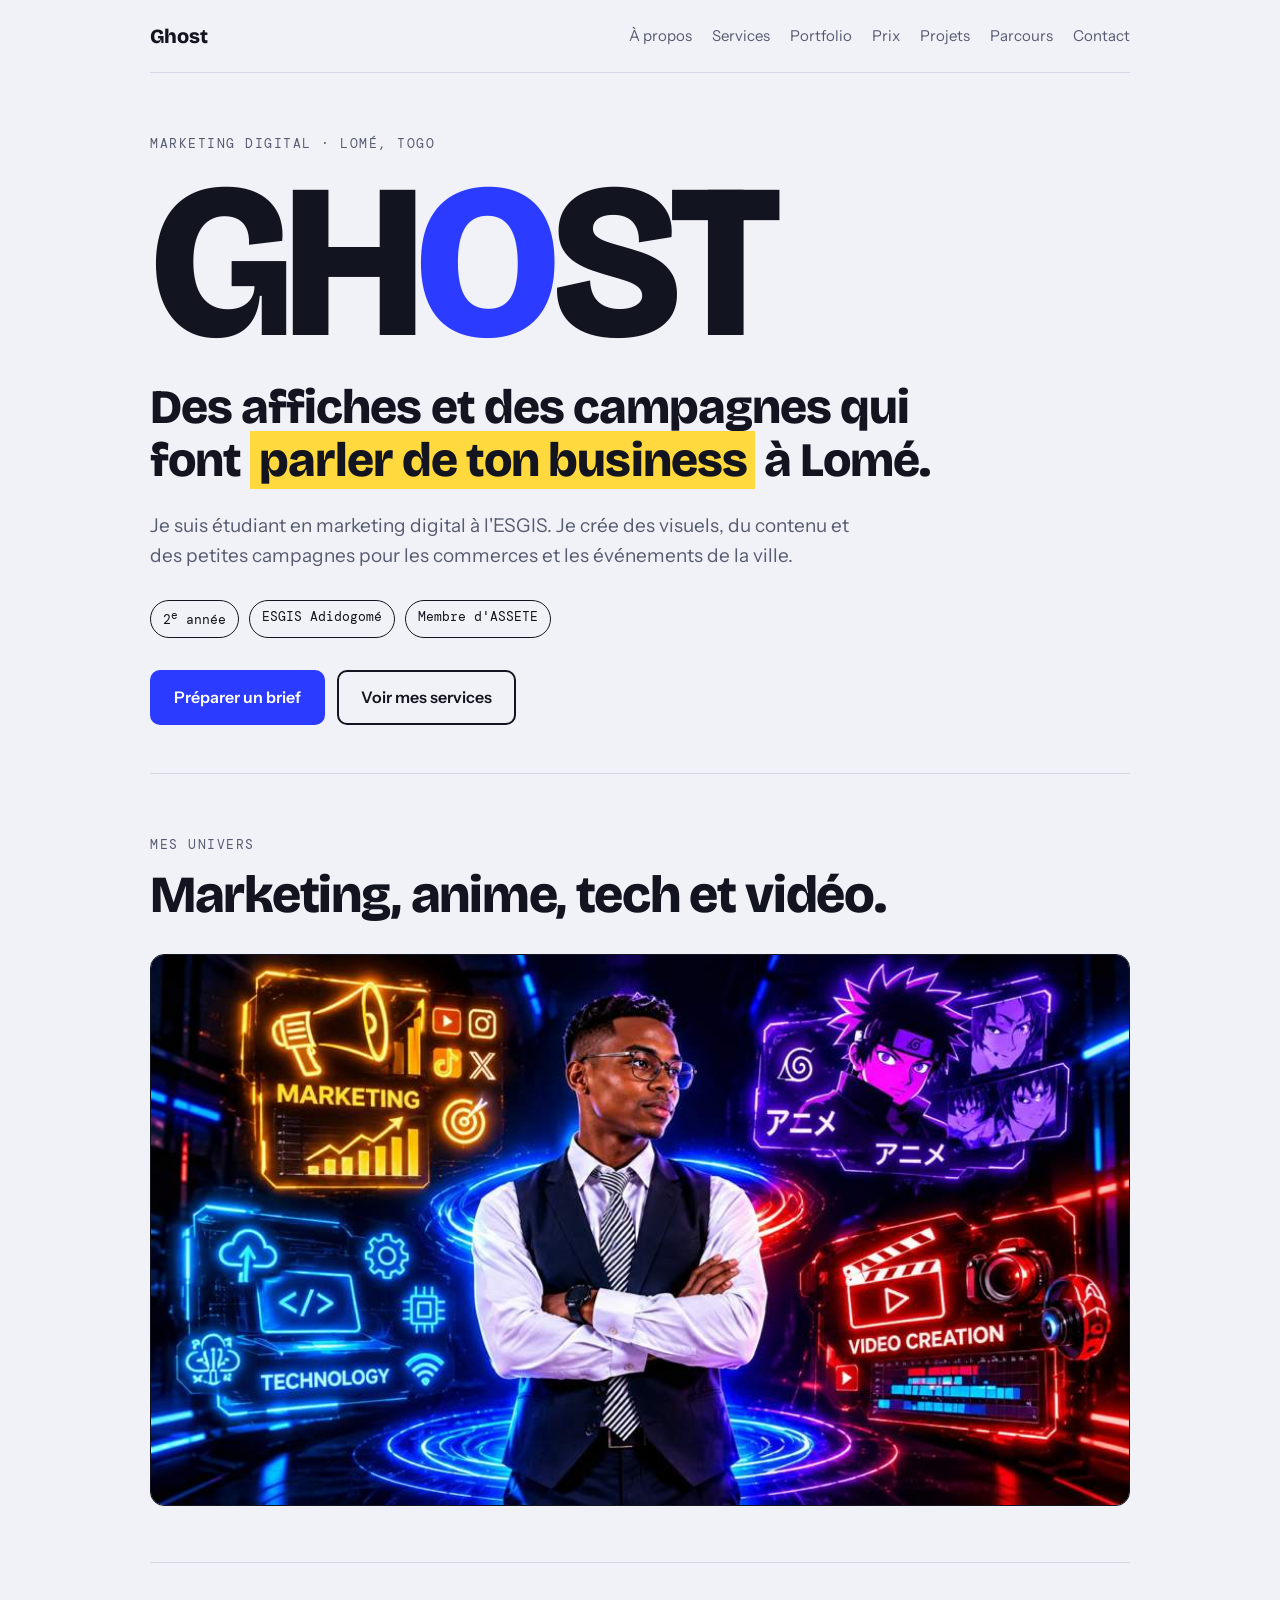
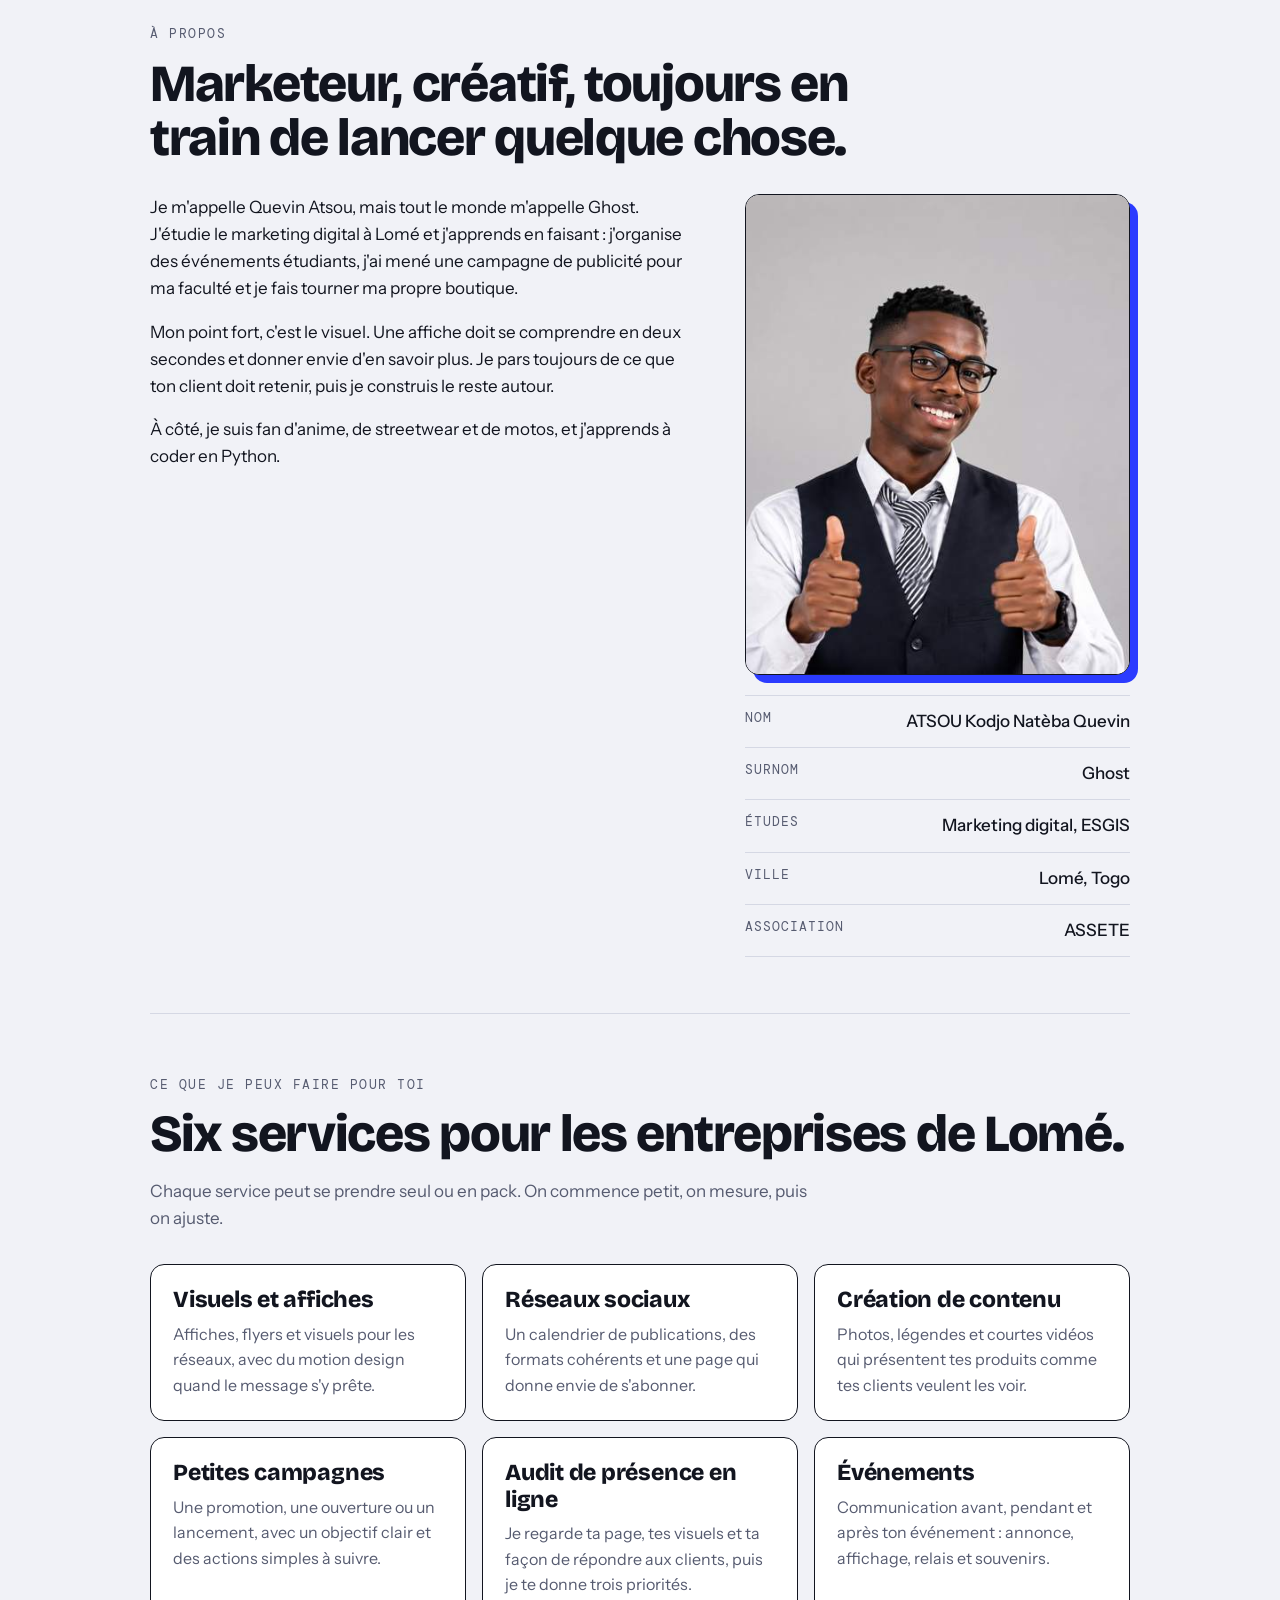
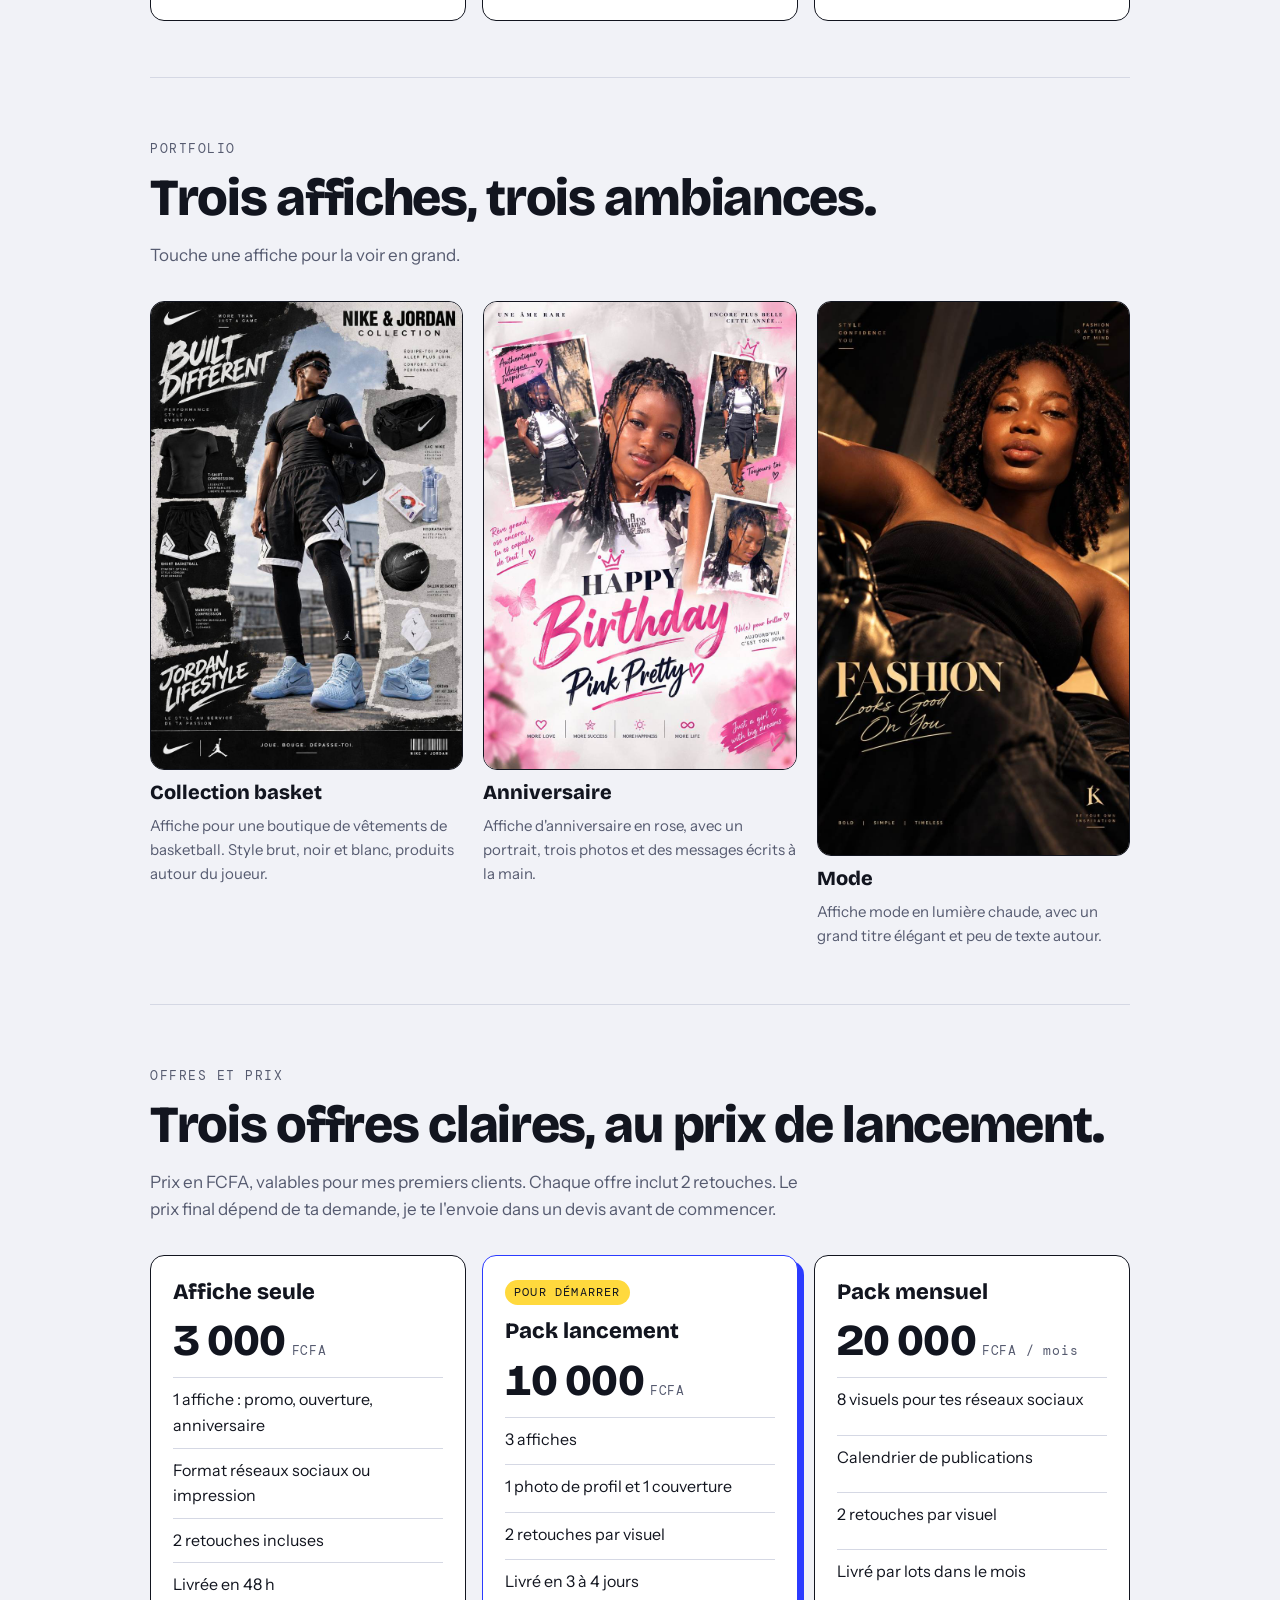
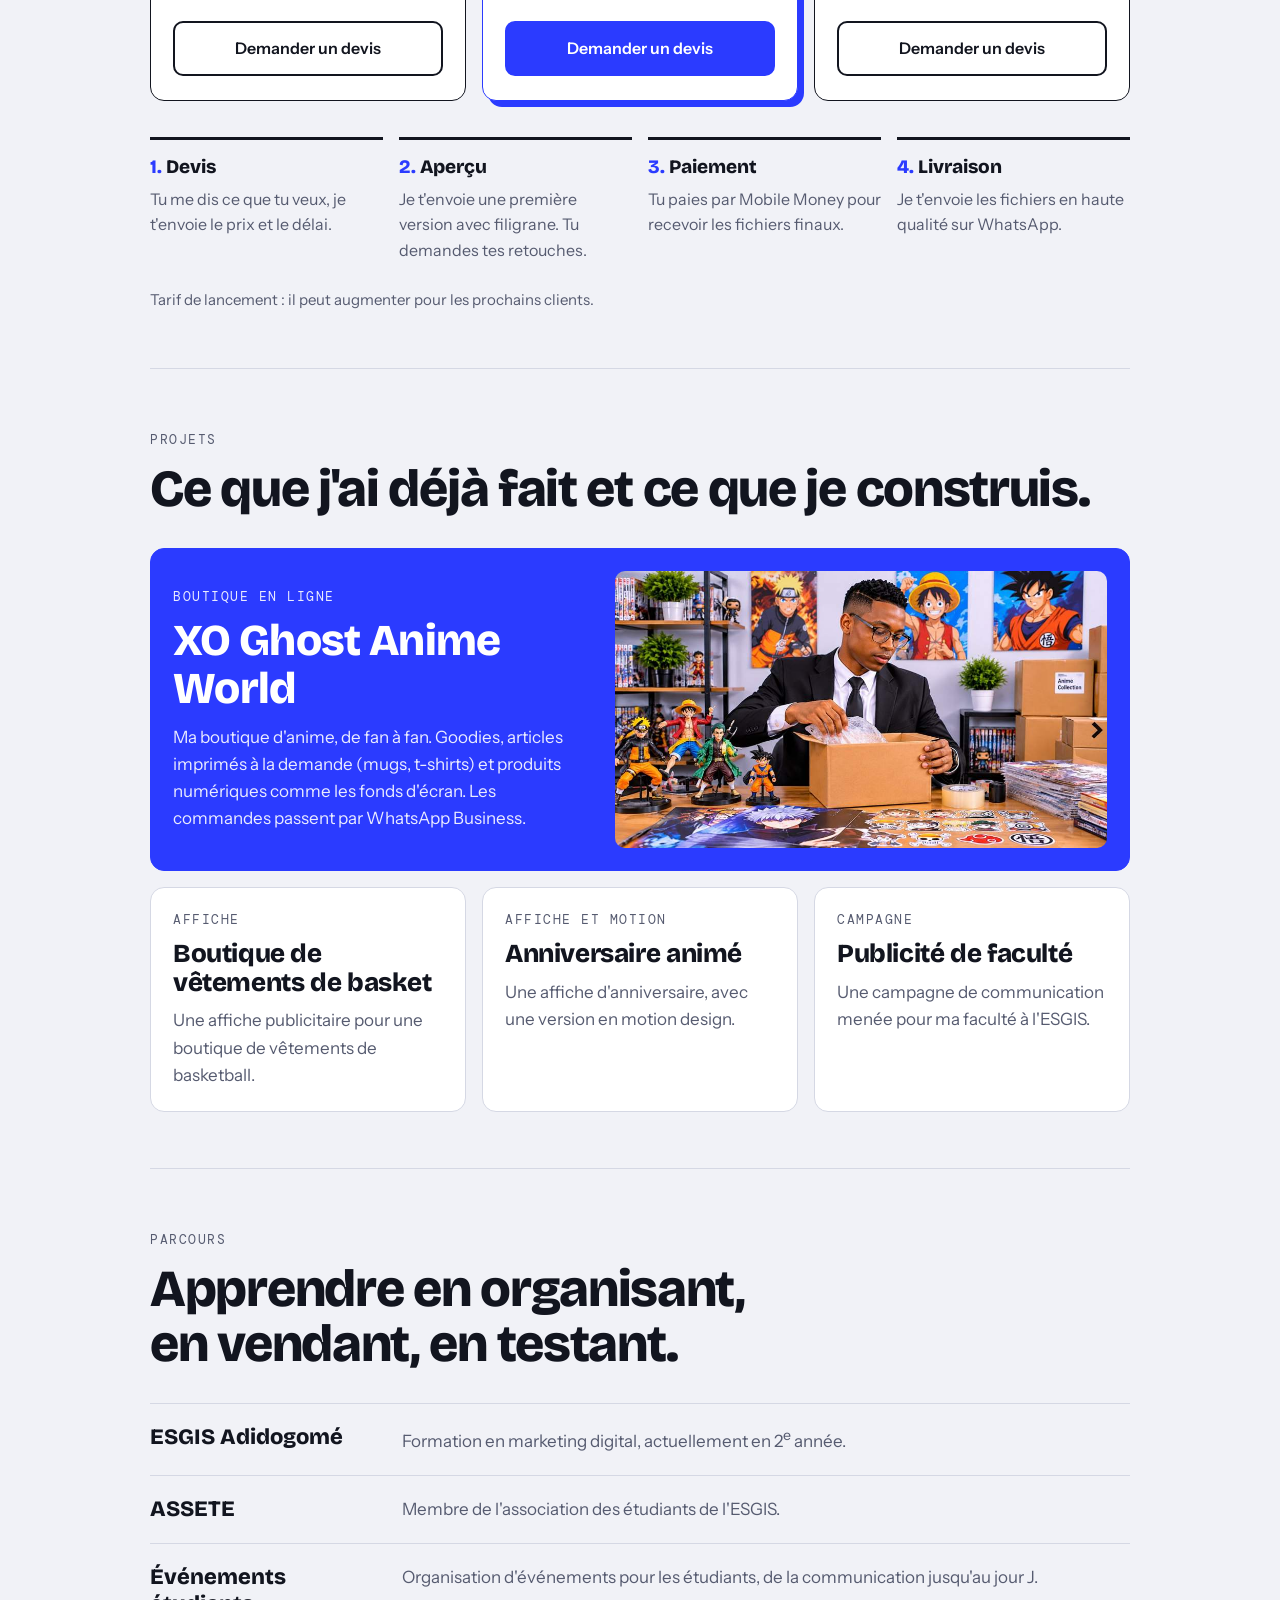
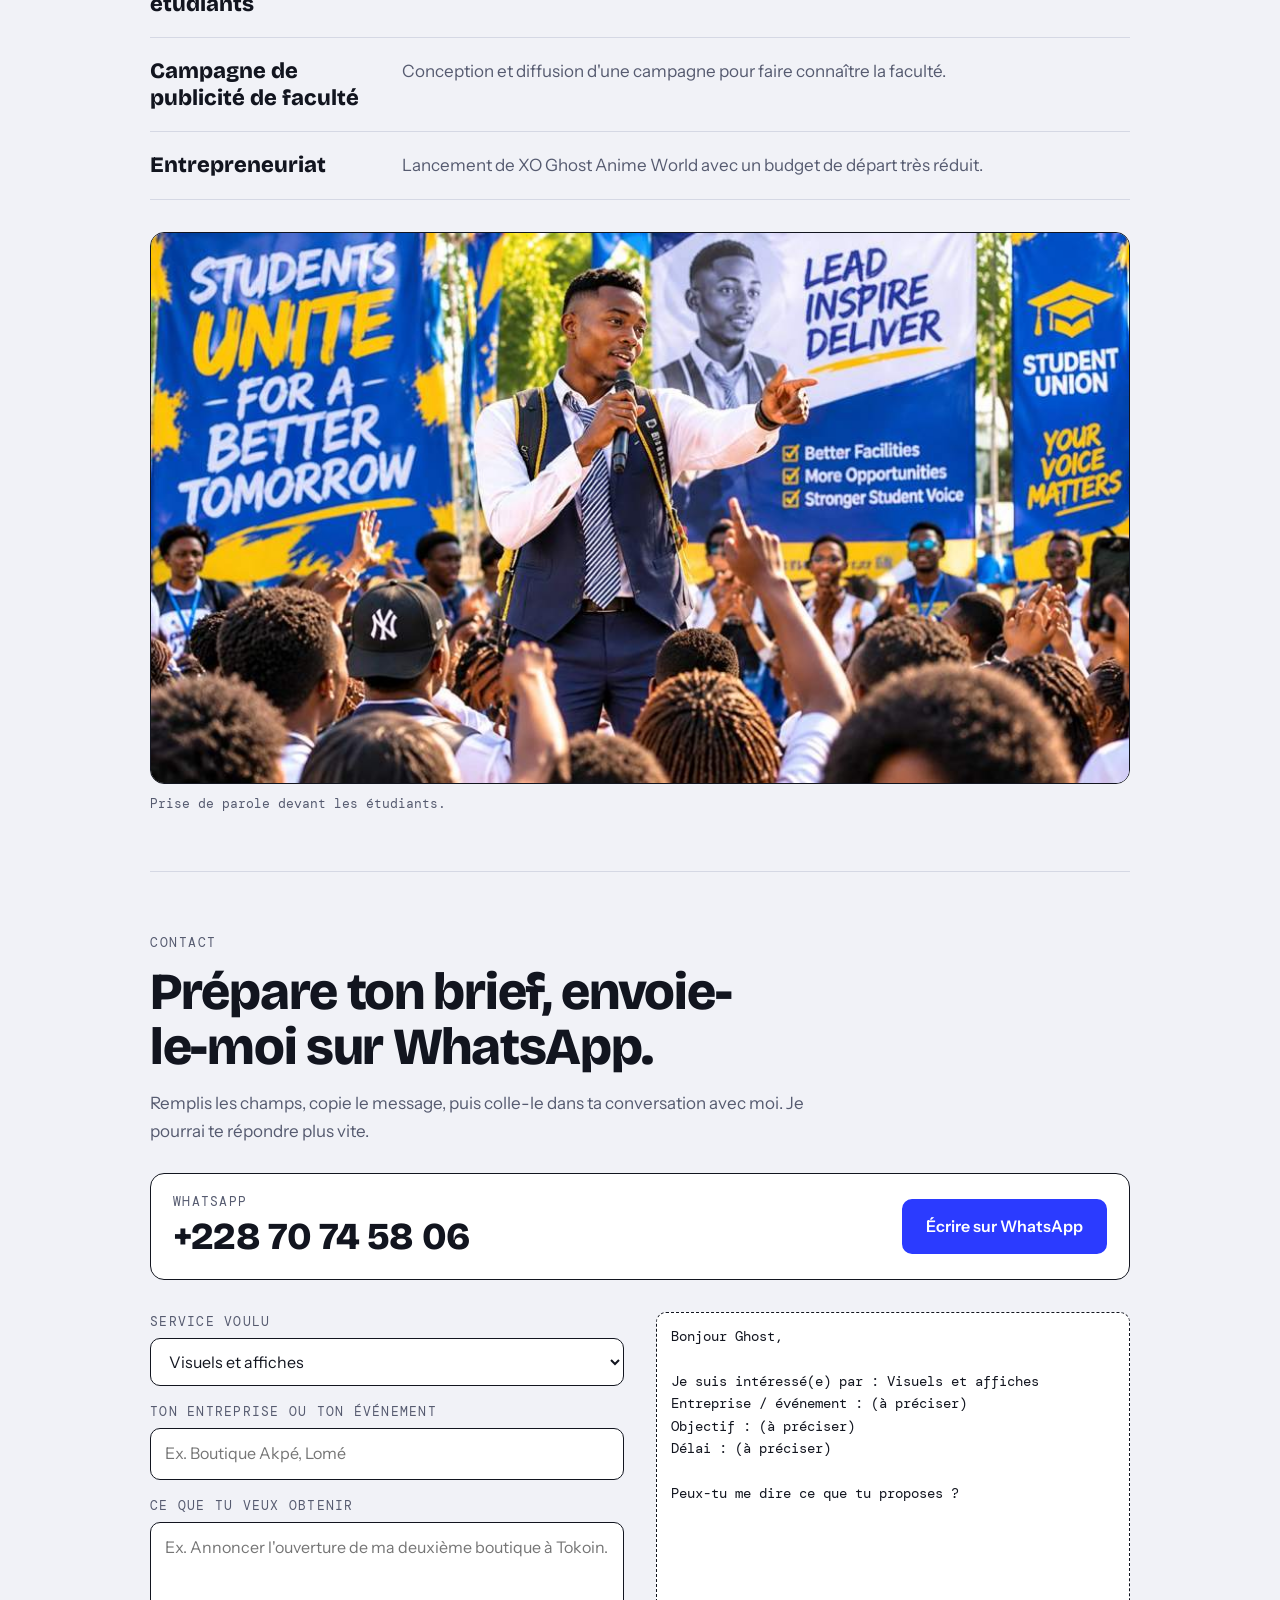
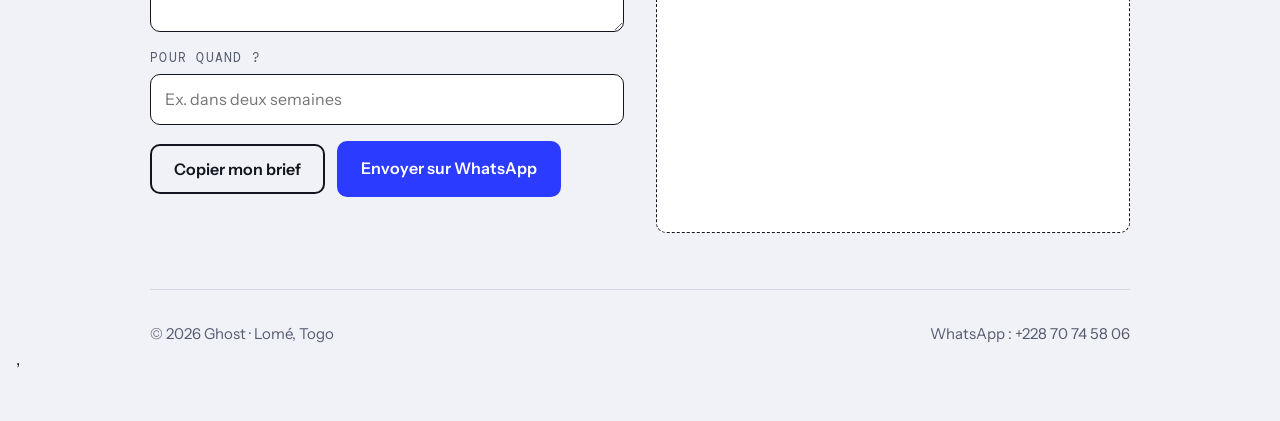
<file: index.html>
<!doctype html>
<html lang="fr">
<head>
<meta charset="utf-8">
<meta name="viewport" content="width=device-width, initial-scale=1, viewport-fit=cover">
<title>Ghost, marketeur à Lomé</title>
<meta name="claude:viewport-fit-sides" content="cover">
<link rel="preconnect" href="https://fonts.googleapis.com">
<link rel="preconnect" href="https://fonts.gstatic.com" crossorigin>
<link rel="stylesheet" href="https://fonts.googleapis.com/css2?family=Bricolage+Grotesque:opsz,wght@12..96,500;12..96,800&family=Instrument+Sans:wght@400;500;600&family=DM+Mono:wght@400;500&display=swap">
<link rel="stylesheet" href="style.css">
</head>
<body>

<div class="wrap">
  <header class="top">
    <a class="brand" href="#debut">Ghost</a>
    <nav aria-label="Navigation principale">
      <a href="#apropos">À propos</a>
      <a href="#services">Services</a>
      <a href="#portfolio">Portfolio</a>
      <a href="#offres">Prix</a>
      <a href="#projets">Projets</a>
      <a href="#parcours">Parcours</a>
      <a href="#contact">Contact</a>
    </nav>
  </header>

  <main id="debut">
    <div class="hero">
      <span class="label">Marketing digital · Lomé, Togo</span>
      <h1>Gh<span class="ghost-o">o</span>st</h1>
      <p class="role">Des affiches et des campagnes qui font <span class="hl">parler de ton business</span> à Lomé.</p>
      <p class="lead">Je suis étudiant en marketing digital à l'ESGIS. Je crée des visuels, du contenu et des petites campagnes pour les commerces et les événements de la ville.</p>
      <div class="chips">
        <span class="chip">2<sup>e</sup> année</span>
        <span class="chip">ESGIS Adidogomé</span>
        <span class="chip">Membre d'ASSETE</span>
      </div>
      <div class="cta-row">
        <a class="btn" href="#contact">Préparer un brief</a>
        <a class="btn alt" href="#services">Voir mes services</a>
      </div>
    </div>
        <section id="univers">
      <span class="label">Mes univers</span>
      <h2>Marketing, anime, tech et vidéo.</h2>
      <figure class="banner">
        <img class="photo" src="ghost-univers.jpg" width="1600" height="900" alt="Ghost au centre, bras croisés, entouré de quatre univers lumineux : marketing, anime, technologie et création vidéo." onerror="this.style.display='none'">
      </figure>
    </section>

    <section id="apropos">
      <span class="label">À propos</span>
      <h2>Marketeur, créatif, toujours en train de lancer quelque chose.</h2>
      <div class="about">
        <div>
          <p>Je m'appelle Quevin Atsou, mais tout le monde m'appelle Ghost. J'étudie le marketing digital à Lomé et j'apprends en faisant : j'organise des événements étudiants, j'ai mené une campagne de publicité pour ma faculté et je fais tourner ma propre boutique.</p>
          <p>Mon point fort, c'est le visuel. Une affiche doit se comprendre en deux secondes et donner envie d'en savoir plus. Je pars toujours de ce que ton client doit retenir, puis je construis le reste autour.</p>
          <p>À côté, je suis fan d'anime, de streetwear et de motos, et j'apprends à coder en Python.</p>
        </div>
        <div>
          <figure class="portrait">
            <img class="photo" src="ghost-portrait.jpg" width="1600" height="900" alt="Portrait de Ghost, lunettes, gilet et cravate rayée, souriant avec les deux pouces levés." onerror="this.style.display='none'">
          </figure>
        <ul class="facts">
          <li><span>Nom</span><span>ATSOU Kodjo Natèba Quevin</span></li>
          <li><span>Surnom</span><span>Ghost</span></li>
          <li><span>Études</span><span>Marketing digital, ESGIS</span></li>
          <li><span>Ville</span><span>Lomé, Togo</span></li>
          <li><span>Association</span><span>ASSETE</span></li>
        </ul>
        </div>
      </div>
    </section>
        <section id="services">
      <span class="label">Ce que je peux faire pour toi</span>
      <h2>Six services pour les entreprises de Lomé.</h2>
      <p class="intro">Chaque service peut se prendre seul ou en pack. On commence petit, on mesure, puis on ajuste.</p>
      <div class="services">
        <article class="service">
          <h3>Visuels et affiches</h3>
          <p>Affiches, flyers et visuels pour les réseaux, avec du motion design quand le message s'y prête.</p>
        </article>
        <article class="service">
          <h3>Réseaux sociaux</h3>
          <p>Un calendrier de publications, des formats cohérents et une page qui donne envie de s'abonner.</p>
        </article>
        <article class="service">
          <h3>Création de contenu</h3>
          <p>Photos, légendes et courtes vidéos qui présentent tes produits comme tes clients veulent les voir.</p>
        </article>
        <article class="service">
          <h3>Petites campagnes</h3>
                                           <p>Une promotion, une ouverture ou un lancement, avec un objectif clair et des actions simples à suivre.</p>
        </article>
        <article class="service">
          <h3>Audit de présence en ligne</h3>
          <p>Je regarde ta page, tes visuels et ta façon de répondre aux clients, puis je te donne trois priorités.</p>
        </article>
        <article class="service">
          <h3>Événements</h3>
          <p>Communication avant, pendant et après ton événement : annonce, affichage, relais et souvenirs.</p>
        </article>
      </div>
        </section>
                                     <section id="portfolio">
      <span class="label">Portfolio</span>
      <h2>Trois affiches, trois ambiances.</h2>
      <p class="intro">Touche une affiche pour la voir en grand.</p>
      <div class="gallery">
        <figure class="poster">
          <button type="button" data-full="ghost-affiche-basket.jpg" data-alt="Affiche Nike et Jordan Collection : un joueur de basket sur un terrain, entouré des articles de la collection.">
            <img src="ghost-affiche-basket.jpg" width="1024" height="1536" alt="Affiche Nike et Jordan Collection : un joueur de basket sur un terrain, entouré des articles de la collection." onerror="this.style.display='none'">
          </button>
          <h3>Collection basket</h3>
          <p>Affiche pour une boutique de vêtements de basketball. Style brut, noir et blanc, produits autour du joueur.</p>
        </figure>
        <figure class="poster">
          <button type="button" data-full="ghost-affiche-anniversaire.jpg" data-alt="Affiche d'anniversaire rose avec un portrait central, trois photos et le titre Happy Birthday.">
            <img src="ghost-affiche-anniversaire.jpg" width="1024" height="1536" alt="Affiche d'anniversaire rose avec un portrait central, trois photos et le titre Happy Birthday." onerror="this.style.display='none'">
          </button>
          <h3>Anniversaire</h3>
          <p>Affiche d'anniversaire en rose, avec un portrait, trois photos et des messages écrits à la main.</p>
        </figure>
        <figure class="poster">
          <button type="button" data-full="ghost-affiche-mode.jpg" data-alt="Affiche mode en tons dorés et noirs, portrait en contre-plongée, titre Fashion Looks Good On You.">
            <img src="ghost-affiche-mode.jpg" width="941" height="1672" alt="Affiche mode en tons dorés et noirs, portrait en contre-plongée, titre Fashion Looks Good On You." onerror="this.style.display='none'">
          </button>
          <h3>Mode</h3>
          <p>Affiche mode en lumière chaude, avec un grand titre élégant et peu de texte autour.</p>
        </figure>
      </div>
                                     </section>
                                         <section id="offres">
      <span class="label">Offres et prix</span>
      <h2>Trois offres claires, au prix de lancement.</h2>
      <p class="intro">Prix en FCFA, valables pour mes premiers clients. Chaque offre inclut 2 retouches. Le prix final dépend de ta demande, je te l'envoie dans un devis avant de commencer.</p>
      <div class="offers">
        <article class="offer">
          <h3>Affiche seule</h3>
          <div class="price">3 000<small>FCFA</small></div>
          <ul>
            <li>1 affiche : promo, ouverture, anniversaire</li>
            <li>Format réseaux sociaux ou impression</li>
            <li>2 retouches incluses</li>
            <li>Livrée en 48 h</li>
          </ul>
          <a class="btn alt" href="https://wa.me/22870745806?text=Bonjour%20Ghost%2C%20je%20veux%20l%27offre%20%C2%AB%20Affiche%20seule%20%C2%BB." target="_blank" rel="noopener">Demander un devis</a>
        </article>
        <article class="offer start">
          <span class="tag">Pour démarrer</span>
          <h3>Pack lancement</h3>
          <div class="price">10 000<small>FCFA</small></div>
          <ul>
            <li>3 affiches</li>
            <li>1 photo de profil et 1 couverture</li>
            <li>2 retouches par visuel</li>
            <li>Livré en 3 à 4 jours</li>
          </ul>
          <a class="btn" href="https://wa.me/22870745806?text=Bonjour%20Ghost%2C%20je%20veux%20l%27offre%20%C2%AB%20Pack%20lancement%20%C2%BB." target="_blank" rel="noopener">Demander un devis</a>
        </article>
        <article class="offer">
          <h3>Pack mensuel</h3>
          <div class="price">20 000<small>FCFA / mois</small></div>
          <ul>
            <li>8 visuels pour tes réseaux sociaux</li>
            <li>Calendrier de publications</li>
            <li>2 retouches par visuel</li>
            <li>Livré par lots dans le mois</li>
          </ul>
          <a class="btn alt" href="https://wa.me/22870745806?text=Bonjour%20Ghost%2C%20je%20veux%20l%27offre%20%C2%AB%20Pack%20mensuel%20%C2%BB." target="_blank" rel="noopener">Demander un devis</a>
        </article>
      </div>
            <ol class="steps">
        <li><strong>Devis</strong>Tu me dis ce que tu veux, je t'envoie le prix et le délai.</li>
        <li><strong>Aperçu</strong>Je t'envoie une première version avec filigrane. Tu demandes tes retouches.</li>
        <li><strong>Paiement</strong>Tu paies par Mobile Money pour recevoir les fichiers finaux.</li>
        <li><strong>Livraison</strong>Je t'envoie les fichiers en haute qualité sur WhatsApp.</li>
      </ol>
      <p class="note">Tarif de lancement : il peut augmenter pour les prochains clients.</p>
    </section>

    <section id="projets">
      <span class="label">Projets</span>
      <h2>Ce que j'ai déjà fait et ce que je construis.</h2>
      <div class="projects">
        <article class="project feature">
          <div class="copy">
            <span class="label">Boutique en ligne</span>
            <h3>XO Ghost Anime World</h3>
            <p>Ma boutique d'anime, de fan à fan. Goodies, articles imprimés à la demande (mugs, t-shirts) et produits numériques comme les fonds d'écran. Les commandes passent par WhatsApp Business.</p>
          </div>
          <img class="shot" src="ghost-boutique.jpg" width="1600" height="900" alt="Ghost en costume prépare un colis dans son atelier, entouré de figurines, d'affiches d'anime, de stickers et de cartons." onerror="this.style.display='none'">
        </article>
        <article class="project">
          <span class="label">Affiche</span>
          <h3>Boutique de vêtements de basket</h3>
          <p>Une affiche publicitaire pour une boutique de vêtements de basketball.</p>
        </article>
        <article class="project">
          <span class="label">Affiche et motion</span>
          <h3>Anniversaire animé</h3>
          <p>Une affiche d'anniversaire, avec une version en motion design.</p>
        </article>
        <article class="project">
          <span class="label">Campagne</span>
          <h3>Publicité de faculté</h3>
          <p>Une campagne de communication menée pour ma faculté à l'ESGIS.</p>
        </article>
      </div>
    </section>
        <section id="parcours">
      <span class="label">Parcours</span>
      <h2>Apprendre en organisant, en vendant, en testant.</h2>
      <ul class="path">
        <li>
          <h3>ESGIS Adidogomé</h3>
          <p>Formation en marketing digital, actuellement en 2<sup>e</sup> année.</p>
        </li>
        <li>
          <h3>ASSETE</h3>
          <p>Membre de l'association des étudiants de l'ESGIS.</p>
        </li>
        <li>
          <h3>Événements étudiants</h3>
          <p>Organisation d'événements pour les étudiants, de la communication jusqu'au jour J.</p>
        </li>
        <li>
          <h3>Campagne de publicité de faculté</h3>
          <p>Conception et diffusion d'une campagne pour faire connaître la faculté.</p>
        </li>
        <li>
          <h3>Entrepreneuriat</h3>
          <p>Lancement de XO Ghost Anime World avec un budget de départ très réduit.</p>
        </li>
      </ul>
      <figure class="stage">
        <img class="photo" src="ghost-tribune.jpg" width="1600" height="900" alt="Ghost au micro devant une foule d'étudiants, avec des bannières bleues et jaunes derrière lui." onerror="this.style.display='none'">
        <figcaption class="caption">Prise de parole devant les étudiants.</figcaption>
      </figure>
        </section>
            <section id="contact">
      <span class="label">Contact</span>
      <h2>Prépare ton brief, envoie-le-moi sur WhatsApp.</h2>
      <p class="intro">Remplis les champs, copie le message, puis colle-le dans ta conversation avec moi. Je pourrai te répondre plus vite.</p>
      <div class="contact-bar">
        <div class="num"><small>WhatsApp</small>+228 70 74 58 06</div>
        <a class="btn" href="https://wa.me/22870745806?text=Bonjour%20Ghost%2C%20je%20suis%20int%C3%A9ress%C3%A9(e)%20par%20tes%20services." target="_blank" rel="noopener">Écrire sur WhatsApp</a>
      </div>
      <div class="brief">
        <form id="briefForm" autocomplete="off">
          <div class="field">
            <label for="service">Service voulu</label>
            <select id="service">
              <option>Visuels et affiches</option>
              <option>Réseaux sociaux</option>
              <option>Création de contenu</option>
              <option>Petite campagne</option>
              <option>Audit de présence en ligne</option>
              <option>Événement</option>
            </select>
          </div>
          <div class="field">
            <label for="company">Ton entreprise ou ton événement</label>
            <input id="company" type="text" placeholder="Ex. Boutique Akpé, Lomé">
          </div>
          <div class="field">
            <label for="goal">Ce que tu veux obtenir</label>
            <textarea id="goal" placeholder="Ex. Annoncer l'ouverture de ma deuxième boutique à Tokoin."></textarea>
          </div>
          <div class="field">
            <label for="date">Pour quand ?</label>
            <input id="date" type="text" placeholder="Ex. dans deux semaines">
          </div>
          <div class="btn-row">
            <button class="btn alt" type="submit" id="copyBtn">Copier mon brief</button>
            <a class="btn" id="waBrief" href="https://wa.me/22870745806" target="_blank" rel="noopener">Envoyer sur WhatsApp</a>
          </div>
          <p class="status" id="status" role="status"></p>
        </form>
        <pre class="preview" id="preview" aria-live="polite"></pre>
      </div>
            </section>
              </main>

  <footer>
    <span>© 2026 Ghost · Lomé, Togo</span>
    <span>WhatsApp : +228 70 74 58 06</span>
  </footer>
</div>

<div class="lightbox" id="lightbox" role="dialog" aria-modal="true" aria-label="Affiche en grand" hidden>
  <button type="button" class="close" id="lbClose">Fermer</button>
  <img id="lbImg" alt="">
</div>

</script><script src="app.js?v=2"></script>,
</body>
        </html>
</file>
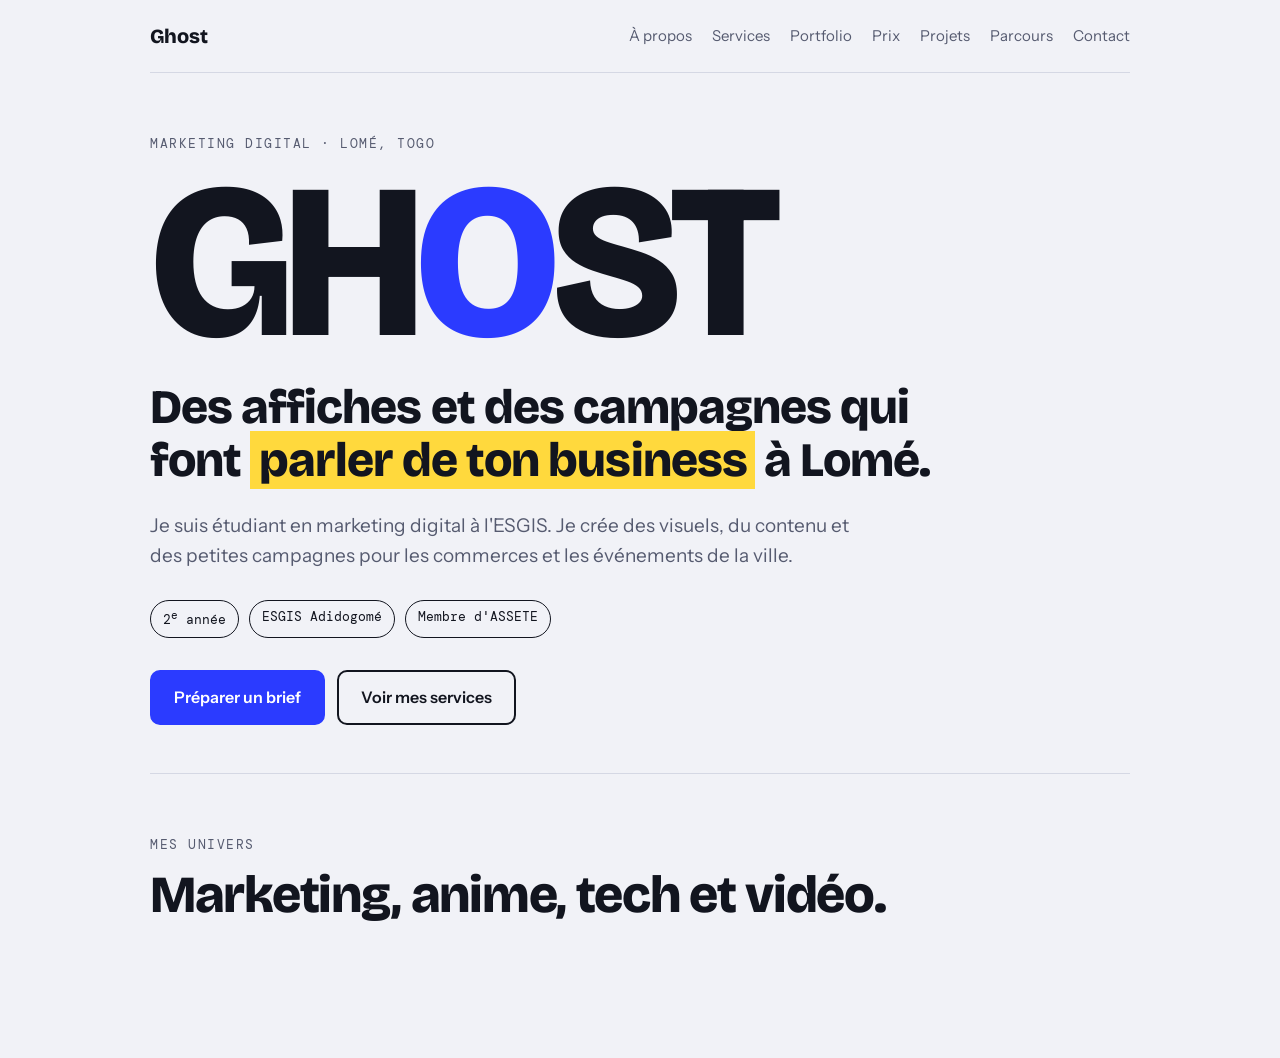
<file: INDEX.HTML>
<!doctype html>
<html lang="fr">
<head>
<meta charset="utf-8">
<meta name="viewport" content="width=device-width, initial-scale=1, viewport-fit=cover">
<title>Ghost, marketeur à Lomé</title>
<meta name="claude:viewport-fit-sides" content="cover">
<link rel="preconnect" href="https://fonts.googleapis.com">
<link rel="preconnect" href="https://fonts.gstatic.com" crossorigin>
<link rel="stylesheet" href="https://fonts.googleapis.com/css2?family=Bricolage+Grotesque:opsz,wght@12..96,500;12..96,800&family=Instrument+Sans:wght@400;500;600&family=DM+Mono:wght@400;500&display=swap">
<style>
[hidden]{display:none!important}
body{margin:0}
img{max-width:100%}
/* Concept : une affiche qu'on lit de haut en bas. Gros titre typographique, surligneur jaune, bleu cobalt comme encre d'imprimerie. */
:root {
  --bg: #F1F2F7;
  --surface: #FFFFFF;
  --fg: #12151F;
  --muted: #565B70;
  --line: #D5D8E4;
  --accent: #2B3BFF;
  --accent-fg: #FFFFFF;
  --hl: #FFD93D;
  --hl-fg: #12151F;
  --font-display: "Bricolage Grotesque", "Arial Black", system-ui, sans-serif;
  --font-body: "Instrument Sans", system-ui, -apple-system, "Segoe UI", sans-serif;
  --font-mono: "DM Mono", ui-monospace, "SF Mono", Menlo, monospace;
}
@media (prefers-color-scheme: dark) {
  :root:not([data-theme="light"]) {
    --bg: #0E111D; --surface: #171B2B; --fg: #ECEEF8; --muted: #9AA0B8;
    --line: #2A3046; --accent: #8A95FF; --accent-fg: #0E111D;
    color-scheme: dark;
  }
}
:root[data-theme="dark"] {
  --bg: #0E111D; --surface: #171B2B; --fg: #ECEEF8; --muted: #9AA0B8;
  --line: #2A3046; --accent: #8A95FF; --accent-fg: #0E111D;
  color-scheme: dark;
}

* { box-sizing: border-box; }
html { scroll-behavior: smooth; }
body {
  background: var(--bg);
  color: var(--fg);
  font-family: var(--font-body);
  font-size: 17px;
  line-height: 1.6;
  padding-block: 0 48px;
  padding-left: max(16px, env(safe-area-inset-left, 0px));
  padding-right: max(16px, env(safe-area-inset-right, 0px));
}
.wrap { max-width: 980px; margin-inline: auto; }
a { color: inherit; }
:focus-visible { outline: 3px solid var(--accent); outline-offset: 3px; border-radius: 4px; }

.label {
  font-family: var(--font-mono);
  font-size: 12.5px;
  letter-spacing: 0.12em;
  text-transform: uppercase;
  color: var(--muted);
}

/* Barre du haut */
.top {
  display: flex; justify-content: space-between; align-items: center; gap: 16px;
  padding-block: 20px; border-bottom: 1px solid var(--line);
}
.top .brand { font-family: var(--font-display); font-weight: 800; font-size: 20px; text-decoration: none; }
.top nav { display: flex; gap: 20px; flex-wrap: wrap; justify-content: flex-end; }
.top nav a { font-size: 15px; text-decoration: none; color: var(--muted); }
.top nav a:hover { color: var(--fg); }

/* Hero */
.hero { padding-block: 56px 48px; }
.hero h1 {
  font-family: var(--font-display);
  font-weight: 800;
  font-size: clamp(76px, 22vw, 220px);
  line-height: 0.86;
  letter-spacing: -0.04em;
  margin: 12px 0 0;
  text-transform: uppercase;
}
.hero h1 .ghost-o { color: var(--accent); }
.hero .role {
  font-family: var(--font-display);
  font-weight: 800;
  font-size: clamp(26px, 6vw, 48px);
  line-height: 1.1;
  letter-spacing: -0.02em;
  margin: 24px 0 0;
  text-wrap: balance;
}
.hl { background: var(--hl); color: var(--hl-fg); padding: 0 0.18em; box-decoration-break: clone; -webkit-box-decoration-break: clone; }
.hero p.lead { max-width: 56ch; color: var(--muted); font-size: 19px; margin: 24px 0 0; }
.chips { display: flex; flex-wrap: wrap; gap: 10px; margin-top: 28px; }
.chip {
  font-family: var(--font-mono); font-size: 13px;
  border: 1.5px solid var(--fg); padding: 6px 12px; border-radius: 999px;
}
.cta-row { display: flex; flex-wrap: wrap; gap: 12px; margin-top: 32px; }
.btn {
  display: inline-block; font-family: var(--font-body); font-weight: 600; font-size: 16px;
  padding: 13px 22px; border-radius: 10px; text-decoration: none; cursor: pointer;
  border: 2px solid var(--accent); background: var(--accent); color: var(--accent-fg);
}
.btn.alt { background: transparent; color: var(--fg); border-color: var(--fg); }
.btn:hover { transform: translate(-2px, -2px); box-shadow: 3px 3px 0 var(--fg); }
@media (prefers-reduced-motion: reduce) { .btn:hover { transform: none; } html { scroll-behavior: auto; } }

/* Sections */
section { padding-block: 56px; border-top: 1px solid var(--line); }
h2 {
  font-family: var(--font-display); font-weight: 800;
  font-size: clamp(32px, 6vw, 52px); line-height: 1.05; letter-spacing: -0.025em;
  margin: 10px 0 0; text-wrap: balance;
}
.intro { max-width: 60ch; color: var(--muted); margin: 16px 0 0; }

/* À propos */
.about { display: grid; grid-template-columns: 1fr; gap: 28px; margin-top: 28px; }
@media (min-width: 760px) { .about { grid-template-columns: 1.4fr 1fr; gap: 56px; } }
.about p { margin: 0 0 16px; max-width: 62ch; }
.facts { margin: 0; padding: 0; list-style: none; display: grid; gap: 0; align-content: start; }
.facts li { display: flex; justify-content: space-between; gap: 16px; padding-block: 12px; border-bottom: 1px solid var(--line); }
.facts li:first-child { border-top: 1px solid var(--line); }
.facts span:first-child { font-family: var(--font-mono); font-size: 13px; color: var(--muted); text-transform: uppercase; letter-spacing: 0.08em; }
.facts span:last-child { text-align: right; font-weight: 500; }

/* Services */
.services { display: grid; grid-template-columns: repeat(auto-fit, minmax(260px, 1fr)); gap: 16px; margin-top: 32px; }
.service { background: var(--surface); border: 1.5px solid var(--fg); border-radius: 14px; padding: 22px; min-width: 0; }
.service h3 { font-family: var(--font-display); font-weight: 800; font-size: 23px; line-height: 1.15; margin: 0 0 8px; letter-spacing: -0.01em; }
.service p { margin: 0; color: var(--muted); font-size: 16px; }

/* Projets */
.projects { display: grid; grid-template-columns: repeat(auto-fit, minmax(280px, 1fr)); gap: 16px; margin-top: 32px; }
.project { display: flex; flex-direction: column; gap: 10px; padding: 22px; border-radius: 14px; background: var(--surface); border: 1px solid var(--line); min-width: 0; }
.project.feature { background: var(--accent); color: var(--accent-fg); border-color: var(--accent); grid-column: 1 / -1; }
.project.feature .label, .project.feature p { color: inherit; opacity: 0.9; }
.project h3 { font-family: var(--font-display); font-weight: 800; font-size: 26px; line-height: 1.1; margin: 0; letter-spacing: -0.015em; }
.project p { margin: 0; color: var(--muted); }
.project.feature h3 { font-size: clamp(30px, 6vw, 44px); }

/* Parcours */
.path { margin: 32px 0 0; padding: 0; list-style: none; display: grid; gap: 0; }
.path li { display: grid; grid-template-columns: 1fr; gap: 4px; padding-block: 20px; border-bottom: 1px solid var(--line); }
.path li:first-child { border-top: 1px solid var(--line); }
@media (min-width: 700px) { .path li { grid-template-columns: 220px 1fr; gap: 32px; } }
.path h3 { font-family: var(--font-display); font-weight: 800; font-size: 22px; margin: 0; line-height: 1.2; }
.path p { margin: 0; color: var(--muted); max-width: 60ch; }

/* Brief */
.brief { display: grid; grid-template-columns: 1fr; gap: 20px; margin-top: 32px; }
@media (min-width: 820px) { .brief { grid-template-columns: 1fr 1fr; gap: 32px; } }
.field { display: grid; gap: 6px; margin-bottom: 16px; }
.field label { font-family: var(--font-mono); font-size: 12.5px; letter-spacing: 0.1em; text-transform: uppercase; color: var(--muted); }
.field select, .field input, .field textarea, .preview {
  width: 100%; font: inherit; font-size: 16px; color: var(--fg); background: var(--surface);
  border: 1.5px solid var(--fg); border-radius: 10px; padding: 12px 14px;
}
.field textarea { min-height: 110px; resize: vertical; }
.preview { min-height: 100%; white-space: pre-wrap; font-family: var(--font-mono); font-size: 14px; line-height: 1.6; border-style: dashed; margin: 0; overflow-wrap: anywhere; }
.status { min-height: 1.6em; margin: 12px 0 0; font-size: 15px; color: var(--muted); }

/* Images */
figure { margin: 0; }
.photo { display: block; width: 100%; height: auto; border-radius: 14px; border: 1.5px solid var(--fg); background: var(--surface); }
.banner { margin-top: 32px; }
.portrait { margin-bottom: 20px; }
.portrait .photo { aspect-ratio: 4 / 5; object-fit: cover; object-position: 50% 25%; box-shadow: 8px 8px 0 var(--accent); }
.project .shot { display: block; width: 100%; height: auto; border-radius: 10px; margin-bottom: 8px; }
.project.feature { display: grid; grid-template-columns: 1fr; gap: 20px; align-items: center; }
@media (min-width: 760px) { .project.feature { grid-template-columns: 1fr 1.2fr; gap: 32px; } .project.feature .shot { margin: 0; order: 2; } }
.project.feature .copy { display: flex; flex-direction: column; gap: 10px; min-width: 0; }
.stage { margin-top: 32px; }
.caption { margin-top: 10px; font-family: var(--font-mono); font-size: 13px; color: var(--muted); }

/* Portfolio */
.gallery { display: grid; grid-template-columns: repeat(auto-fit, minmax(250px, 1fr)); gap: 20px; margin-top: 32px; align-items: start; }
.poster { display: grid; gap: 10px; min-width: 0; }
.poster button { display: block; width: 100%; padding: 0; border: 1.5px solid var(--fg); border-radius: 14px; background: var(--surface); cursor: zoom-in; overflow: hidden; }
.poster button img { display: block; width: 100%; height: auto; transition: transform .25s ease; }
.poster button:hover img { transform: scale(1.03); }
@media (prefers-reduced-motion: reduce) { .poster button img { transition: none; } .poster button:hover img { transform: none; } }
.poster h3 { font-family: var(--font-display); font-weight: 800; font-size: 20px; line-height: 1.2; margin: 0; }
.poster p { margin: 0; color: var(--muted); font-size: 15px; }
.lightbox {
  position: fixed; inset: 0; z-index: 50; display: grid; place-items: center;
  background: rgba(8, 10, 18, 0.92);
  padding: max(16px, env(safe-area-inset-top, 0px)) max(16px, env(safe-area-inset-right, 0px)) max(16px, env(safe-area-inset-bottom, 0px)) max(16px, env(safe-area-inset-left, 0px));
  cursor: zoom-out;
}
.lightbox img { max-width: 100%; max-height: 100%; width: auto; height: auto; border-radius: 10px; }
.lightbox .close { position: absolute; top: max(12px, env(safe-area-inset-top, 0px)); right: max(12px, env(safe-area-inset-right, 0px)); font-family: var(--font-mono); font-size: 13px; color: #fff; background: rgba(255,255,255,.14); border: 1px solid rgba(255,255,255,.4); border-radius: 999px; padding: 8px 14px; cursor: pointer; }

/* Offres et prix */
.offers { display: grid; grid-template-columns: repeat(auto-fit, minmax(250px, 1fr)); gap: 16px; margin-top: 32px; align-items: stretch; }
.offer { display: flex; flex-direction: column; gap: 14px; padding: 24px 22px; border: 1.5px solid var(--fg); border-radius: 14px; background: var(--surface); min-width: 0; }
.offer.start { border-color: var(--accent); box-shadow: 6px 6px 0 var(--accent); }
.offer .tag { align-self: flex-start; font-family: var(--font-mono); font-size: 12px; letter-spacing: 0.1em; text-transform: uppercase; background: var(--hl); color: var(--hl-fg); padding: 3px 9px; border-radius: 999px; }
.offer h3 { margin: 0; font-family: var(--font-display); font-weight: 800; font-size: 22px; line-height: 1.15; }
.offer .price { font-family: var(--font-display); font-weight: 800; font-size: clamp(34px, 7vw, 44px); line-height: 1; letter-spacing: -0.02em; font-variant-numeric: tabular-nums; }
.offer .price small { font-family: var(--font-mono); font-weight: 400; font-size: 13px; letter-spacing: 0.06em; color: var(--muted); margin-left: 6px; }
.offer ul { list-style: none; margin: 0; padding: 0; display: grid; gap: 0; flex: 1; }
.offer li { padding-block: 9px; border-top: 1px solid var(--line); font-size: 16px; }
.offer .btn { text-align: center; }
.steps { margin: 36px 0 0; padding: 0; list-style: none; display: grid; grid-template-columns: repeat(auto-fit, minmax(200px, 1fr)); gap: 16px; counter-reset: step; }
.steps li { counter-increment: step; border-top: 3px solid var(--fg); padding-top: 12px; font-size: 16px; color: var(--muted); }
.steps li strong { display: block; color: var(--fg); font-family: var(--font-display); font-weight: 800; font-size: 19px; margin-bottom: 4px; }
.steps li strong::before { content: counter(step) ". "; color: var(--accent); }
.note { margin: 24px 0 0; color: var(--muted); font-size: 15px; max-width: 62ch; }

/* Contact direct */
.contact-bar { display: flex; flex-wrap: wrap; align-items: center; justify-content: space-between; gap: 16px; margin-top: 28px; padding: 22px; border: 1.5px solid var(--fg); border-radius: 14px; background: var(--surface); }
.contact-bar .num { font-family: var(--font-display); font-weight: 800; font-size: clamp(26px, 6vw, 38px); letter-spacing: -0.01em; line-height: 1.1; }
.contact-bar .num small { display: block; font-family: var(--font-mono); font-weight: 400; font-size: 12.5px; letter-spacing: 0.1em; text-transform: uppercase; color: var(--muted); margin-bottom: 6px; }
.btn-row { display: flex; flex-wrap: wrap; gap: 12px; align-items: center; }
.wa-link { margin-top: 12px; display: inline-block; }

footer { padding-top: 32px; border-top: 1px solid var(--line); display: flex; flex-wrap: wrap; justify-content: space-between; gap: 12px; color: var(--muted); font-size: 15px; }
</style>
</head>
<body>

<div class="wrap">
  <header class="top">
    <a class="brand" href="#debut">Ghost</a>
    <nav aria-label="Navigation principale">
      <a href="#apropos">À propos</a>
      <a href="#services">Services</a>
      <a href="#portfolio">Portfolio</a>
      <a href="#offres">Prix</a>
      <a href="#projets">Projets</a>
      <a href="#parcours">Parcours</a>
      <a href="#contact">Contact</a>
    </nav>
  </header>

  <main id="debut">
    <div class="hero">
      <span class="label">Marketing digital · Lomé, Togo</span>
      <h1>Gh<span class="ghost-o">o</span>st</h1>
      <p class="role">Des affiches et des campagnes qui font <span class="hl">parler de ton business</span> à Lomé.</p>
      <p class="lead">Je suis étudiant en marketing digital à l'ESGIS. Je crée des visuels, du contenu et des petites campagnes pour les commerces et les événements de la ville.</p>
      <div class="chips">
        <span class="chip">2<sup>e</sup> année</span>
        <span class="chip">ESGIS Adidogomé</span>
        <span class="chip">Membre d'ASSETE</span>
      </div>
      <div class="cta-row">
        <a class="btn" href="#contact">Préparer un brief</a>
        <a class="btn alt" href="#services">Voir mes services</a>
      </div>
    </div>

    <section id="univers">
      <span class="label">Mes univers</span>
      <h2>Marketing, anime, tech et vidéo.</h2>
      <figure class="banner">
        <img class="photo" src="[data-uri]
</file>
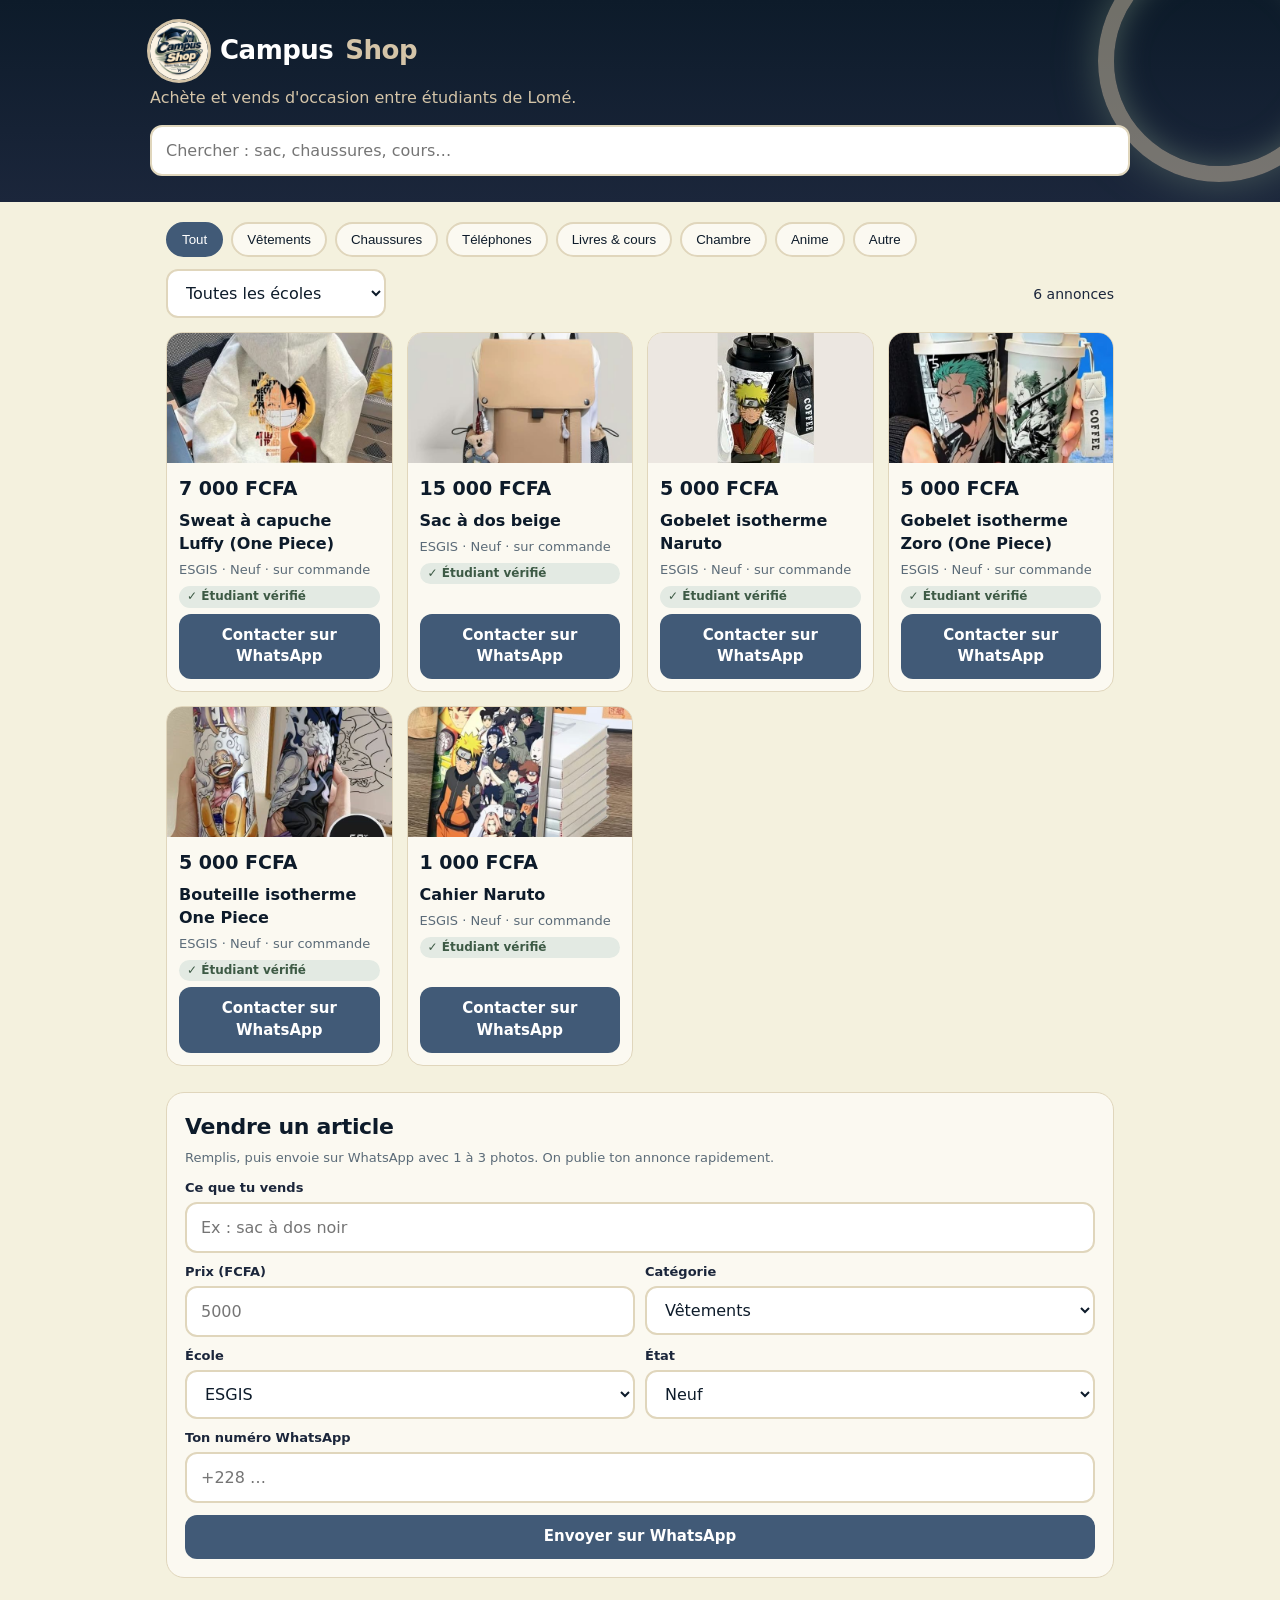
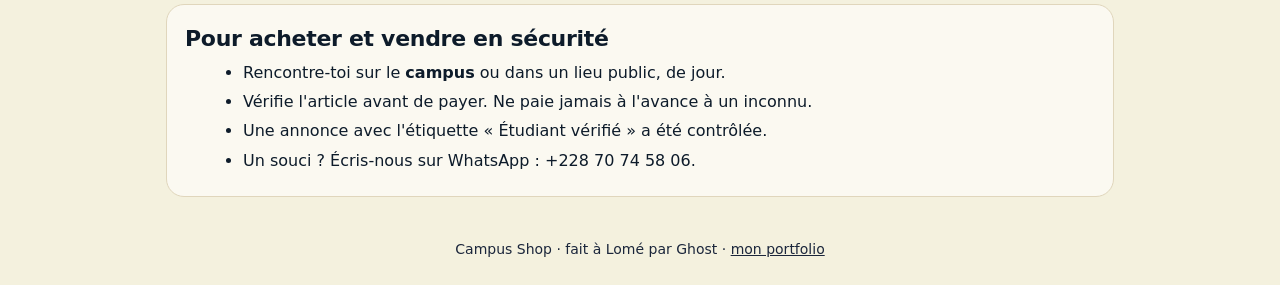
<file: campus/index.html>
<!doctype html>
<html lang="fr">
<head>
<meta charset="utf-8">
<meta name="viewport" content="width=device-width, initial-scale=1">
<title>Campus Shop, le marché des étudiants</title>
<meta name="description" content="Achetez malin, payez moins ! Le marché d'occasion des étudiants de Lomé.">
<meta name="theme-color" content="#0D1B2A">
<link rel="manifest" href="manifest.webmanifest">
<link rel="icon" href="icon.svg" type="image/svg+xml">
<link rel="stylesheet" href="app.css">
</head>
<body>
<header><div class="wrap">
  <div class="brand"><img class="logo" src="logo-header.png" alt="">Campus <span>Shop</span></div>
  <p>Achète et vends d'occasion entre étudiants de Lomé.</p>
  <div class="search"><input id="q" type="search" placeholder="Chercher : sac, chaussures, cours…" aria-label="Rechercher"></div>
</div></header>
<main>
  <div class="chips" id="chips"></div>
  <div class="bar">
    <select id="ecole" aria-label="École">
      <option value="">Toutes les écoles</option>
      <option>ESGIS</option><option>Université de Lomé</option><option>Université de Kara</option><option>Autre école</option>
    </select>
    <span class="count" id="count"></span>
  </div>
  <div class="grid" id="grid"></div>

  <section class="sell" id="vendre">
    <h2>Vendre un article</h2>
    <p class="meta">Remplis, puis envoie sur WhatsApp avec 1 à 3 photos. On publie ton annonce rapidement.</p>
    <div class="f">
      <div class="full"><label for="s_titre">Ce que tu vends</label><input id="s_titre" placeholder="Ex : sac à dos noir"></div>
      <div><label for="s_prix">Prix (FCFA)</label><input id="s_prix" inputmode="numeric" placeholder="5000"></div>
      <div><label for="s_cat">Catégorie</label><select id="s_cat"></select></div>
             <div><label for="s_ecole">École</label><select id="s_ecole"><option>ESGIS</option><option>Université de Lomé</option><option>Université de Kara</option><option>Autre école</option></select></div>
      <div><label for="s_etat">État</label><select id="s_etat"><option>Neuf</option><option>Très bon état</option><option>Bon état</option><option>Usé mais fonctionne</option></select></div>
      <div class="full"><label for="s_tel">Ton numéro WhatsApp</label><input id="s_tel" inputmode="tel" placeholder="+228 …"></div>
    </div>
    <a class="btn" id="sendSell" href="#" target="_blank" rel="noopener">Envoyer sur WhatsApp</a>
  </section>

  <section class="rules">
    <h2>Pour acheter et vendre en sécurité</h2>
    <ul>
      <li>Rencontre-toi sur le <b>campus</b> ou dans un lieu public, de jour.</li>
      <li>Vérifie l'article avant de payer. Ne paie jamais à l'avance à un inconnu.</li>
      <li>Une annonce avec l'étiquette « Étudiant vérifié » a été contrôlée.</li>
      <li>Un souci ? Écris-nous sur WhatsApp : +228 70 74 58 06.</li>
    </ul>
  </section>
</main>
<footer>Campus Shop · fait à Lomé par Ghost · <a href="../" style="color:inherit">mon portfolio</a></footer>
<script>document.write('<script src="listings.js?t='+Date.now()+'"><\/script>')</script>
<script src="app.js"></script>
<script src="pwa.js"></script>
</body>
</html>
</file>
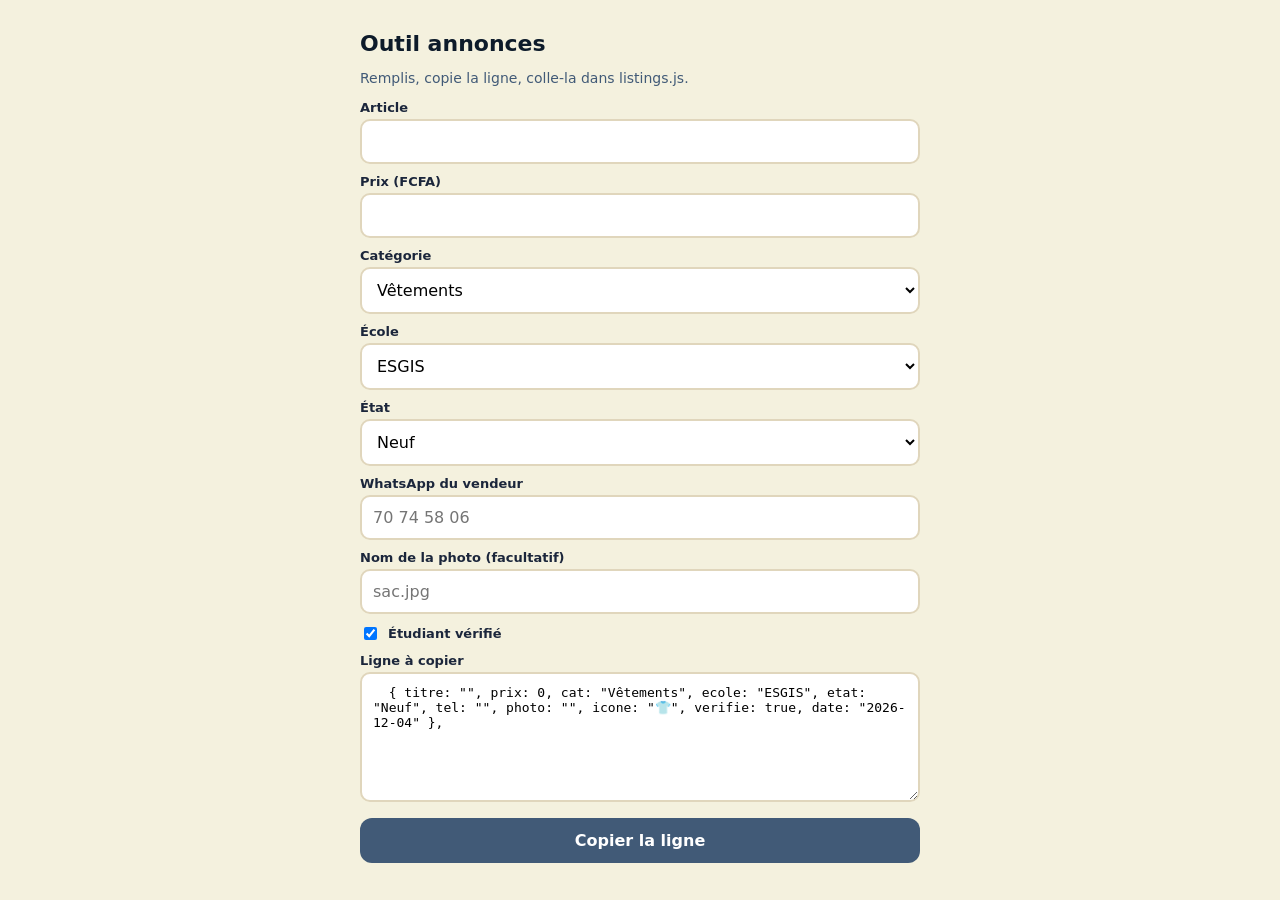
<file: campus/admin.html>
<!doctype html><html lang="fr"><head><meta charset="utf-8"><meta name="viewport" content="width=device-width,initial-scale=1"><meta name="robots" content="noindex"><title>Outil annonces</title>
<style>body{margin:0;padding:16px;background:#F4F1DE;color:#0D1B2A;font:16px system-ui,sans-serif;max-width:560px;margin:auto}
h1{font-size:22px}label{display:block;font-weight:700;font-size:13px;margin:10px 0 4px;color:#1B263B}
input,select,textarea{width:100%;box-sizing:border-box;font:inherit;padding:11px;border:2px solid #E0D6BC;border-radius:10px;background:#fff}
button{width:100%;margin-top:12px;padding:13px;border:0;border-radius:12px;background:#415A77;color:#fff;font:700 16px system-ui}
textarea{height:130px;font:13px monospace}.r{display:flex;gap:8px;align-items:center;margin-top:10px}.r input{width:auto}p{font-size:14px;color:#415A77}</style></head><body>
<h1>Outil annonces</h1><p>Remplis, copie la ligne, colle-la dans listings.js.</p>
<label>Article</label><input id="t"><label>Prix (FCFA)</label><input id="p" inputmode="numeric">
<label>Catégorie</label><select id="c"></select>
<label>École</label><select id="e"><option>ESGIS</option><option>Université de Lomé</option><option>Université de Kara</option><option>Autre école</option></select>
<label>État</label><select id="s"><option>Neuf</option><option>Très bon état</option><option>Bon état</option><option>Usé mais fonctionne</option></select>
<label>WhatsApp du vendeur</label><input id="n" inputmode="tel" placeholder="70 74 58 06">
<label>Nom de la photo (facultatif)</label><input id="h" placeholder="sac.jpg">
<div class="r"><input type="checkbox" id="v" checked><label style="margin:0">Étudiant vérifié</label></div>
<label>Ligne à copier</label><textarea id="o" readonly></textarea><button id="b">Copier la ligne</button><p id="m"></p>
<script>
var I={"Vêtements":"👕","Chaussures":"👟","Téléphones":"📱","Livres & cours":"📚","Chambre":"🏠","Anime":"🎌","Autre":"🛍️"};
var $=function(i){return document.getElementById(i)};
$("c").innerHTML=Object.keys(I).map(function(k){return"<option>"+k+"</option>"}).join("");
function tel(x){x=x.replace(/\D/g,"").replace(/^00/,"");return x.length==8?"228"+x:x}
function g(){var q=JSON.stringify,c=$("c").value;
$("o").value="  { titre: "+q($("t").value.trim())+", prix: "+(parseInt($("p").value.replace(/\D/g,""))||0)+", cat: "+q(c)+", ecole: "+q($("e").value)+", etat: "+q($("s").value)+", tel: "+q(tel($("n").value))+", photo: "+q($("h").value.trim())+", icone: "+q(I[c])+", verifie: "+$("v").checked+", date: "+q(new Date().toISOString().slice(0,10))+" },"}
["t","p","c","e","s","n","h","v"].forEach(function(i){$(i).addEventListener("input",g);$(i).addEventListener("change",g)});g();
$("b").onclick=function(){var o=$("o");o.select();var ok=function(){$("m").textContent="Copié. Colle-la dans listings.js."};
try{navigator.clipboard.writeText(o.value).then(ok,function(){document.execCommand("copy");ok()})}catch(e){document.execCommand("copy");ok()}};
</script></body></html>
</file>
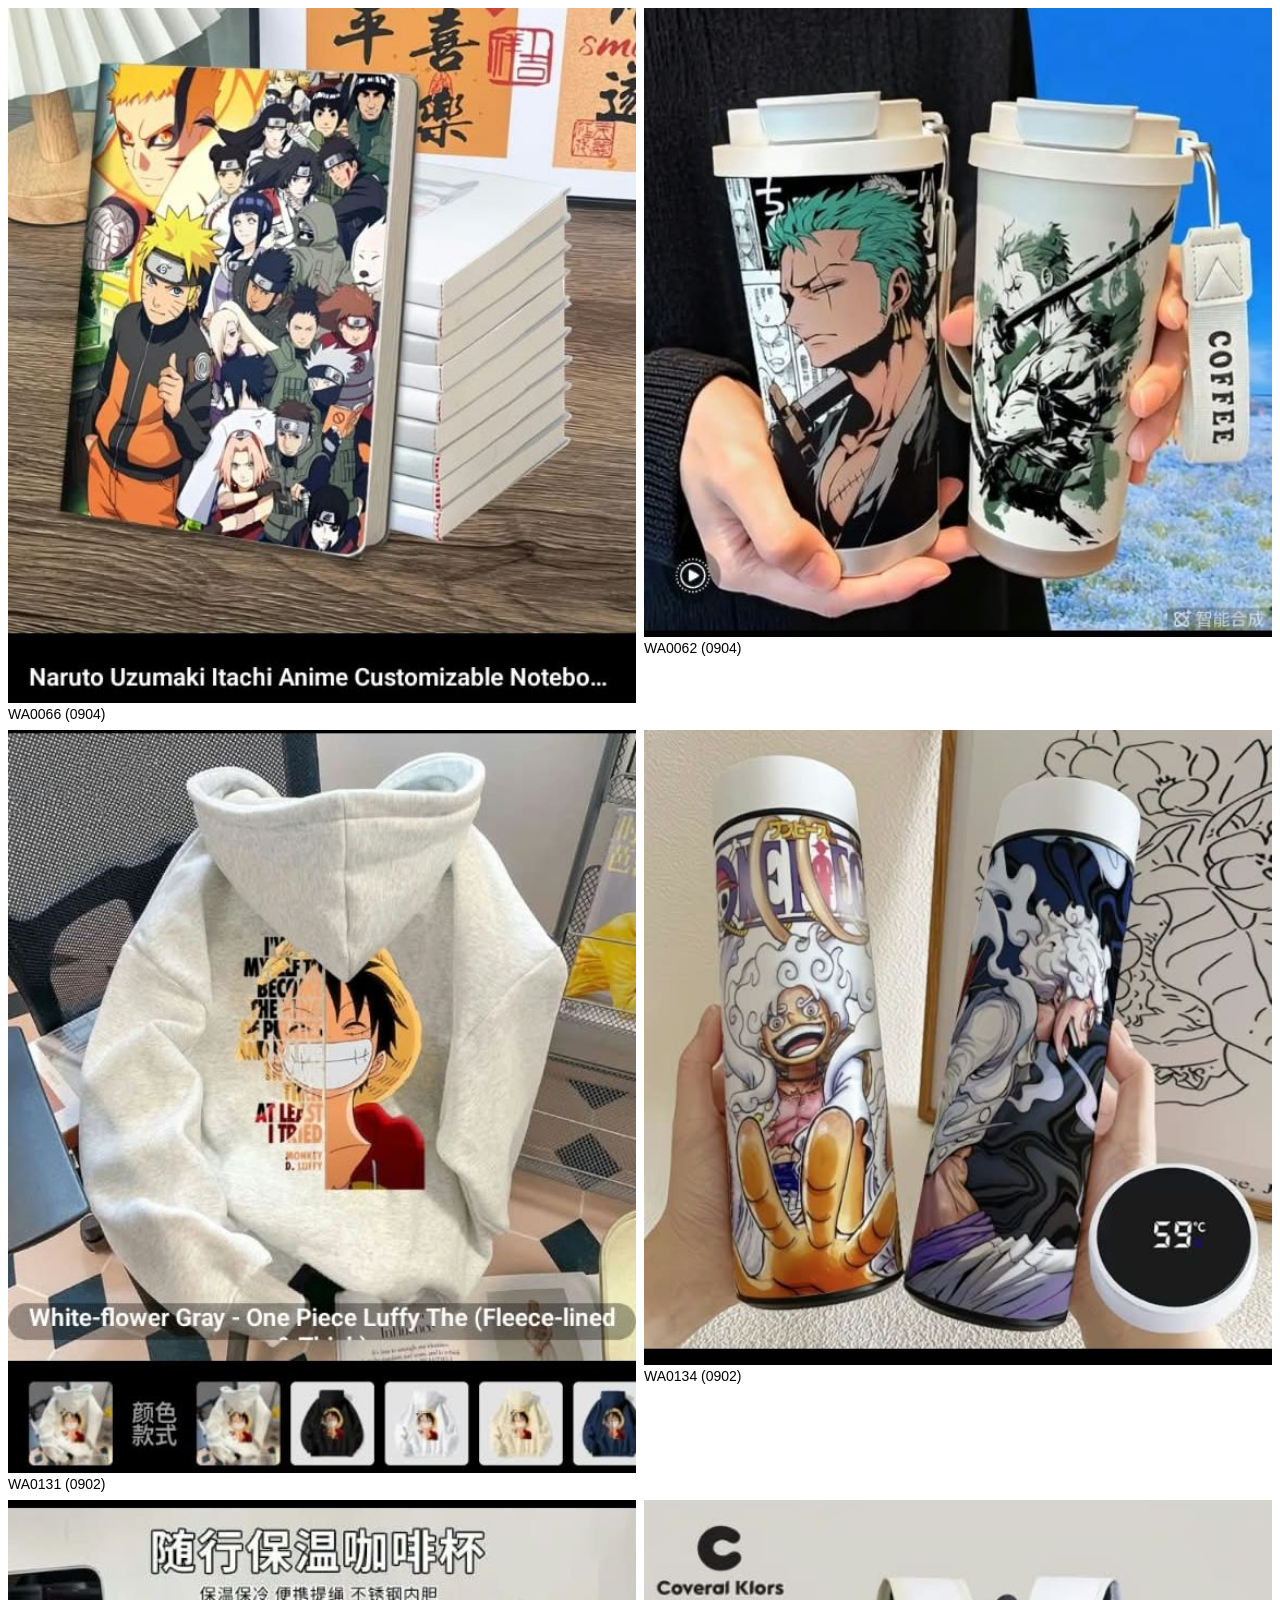
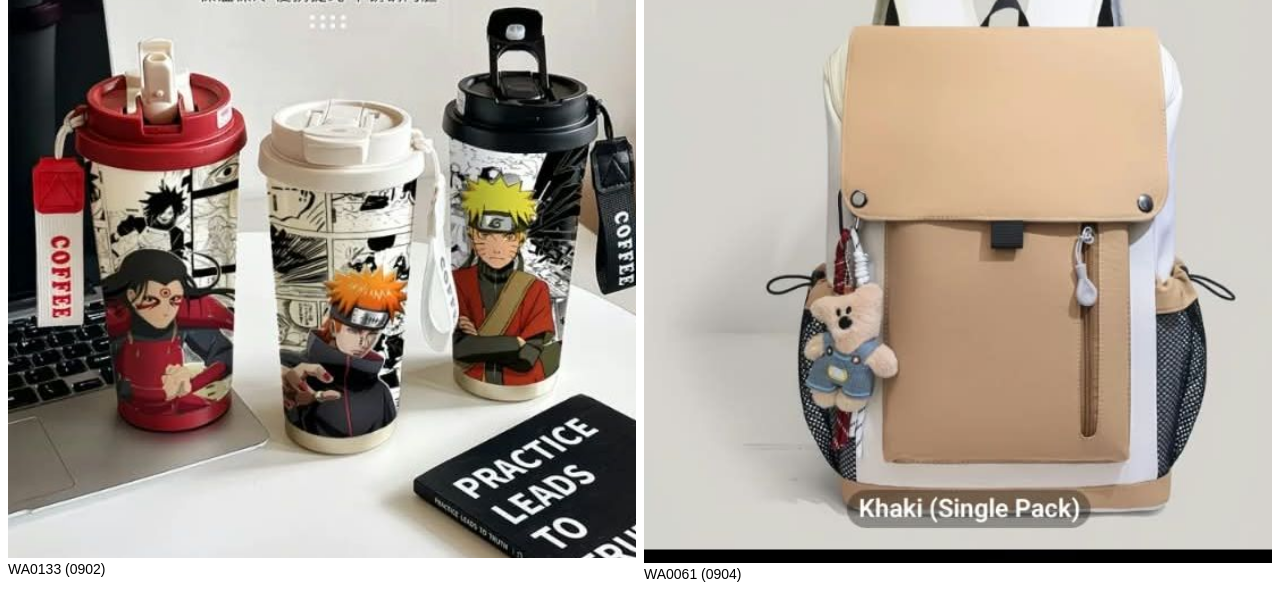
<file: campus/photos.html>
<!doctype html><meta charset="utf-8"><meta name="viewport" content="width=device-width,initial-scale=1">
<body style="margin:8px;font:14px sans-serif;background:#fff">
<div style="display:grid;grid-template-columns:1fr 1fr;gap:8px">
<div><img src="IMG-20260904-WA0066~2.jpg" style="width:100%"><br>WA0066 (0904)</div>
<div><img src="IMG-20260904-WA0062~2.jpg" style="width:100%"><br>WA0062 (0904)</div>
<div><img src="IMG-20260902-WA0131~2.jpg" style="width:100%"><br>WA0131 (0902)</div>
<div><img src="IMG-20260902-WA0134~2.jpg" style="width:100%"><br>WA0134 (0902)</div>
<div><img src="IMG-20260902-WA0133~2.jpg" style="width:100%"><br>WA0133 (0902)</div>
<div><img src="IMG-20260904-WA0061~2.jpg" style="width:100%"><br>WA0061 (0904)</div>
</div></body>
</file>
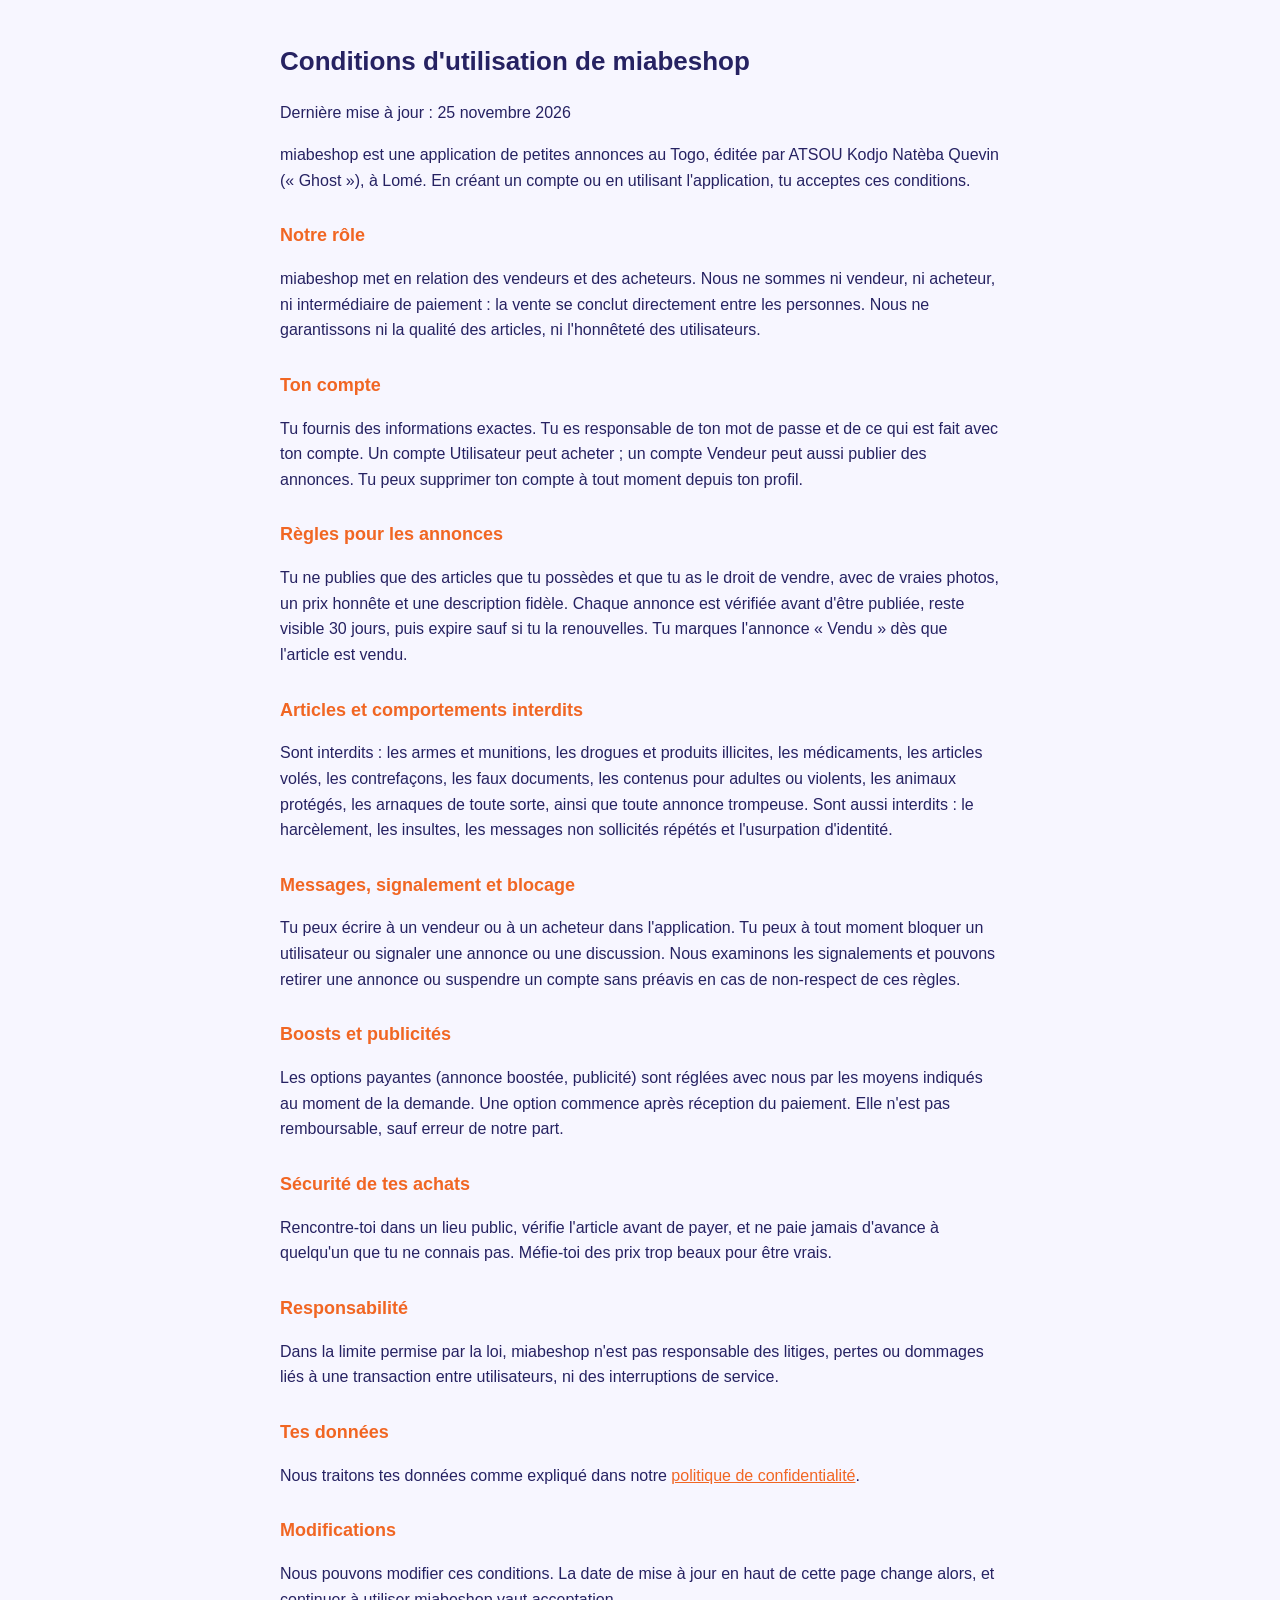
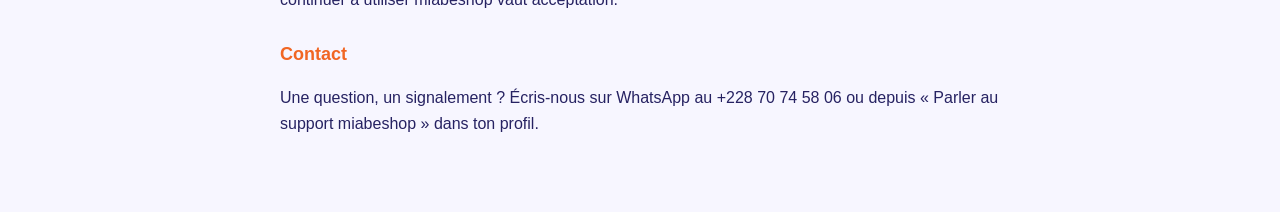
<file: deal/conditions.html>
<!doctype html>
<html lang="fr">
<head>
<meta charset="utf-8">
<meta name="viewport" content="width=device-width, initial-scale=1">
<title>Conditions d'utilisation - DealTo</title>
<style>body{font:16px/1.6 Poppins,Arial,sans-serif;max-width:720px;margin:0 auto;padding:24px 18px 60px;color:#262262;background:#f7f6ff}h1{font-size:26px}h2{font-size:18px;margin-top:28px;color:#f16623}a{color:#f16623}</style>
</head>
<body>
<h1>Conditions d'utilisation de DealTo</h1>
<p>Dernière mise à jour : 25 novembre 2026</p>
<p>DealTo est une application de petites annonces au Togo, éditée par ATSOU Kodjo Natèba Quevin (« Ghost »), à Lomé. En créant un compte ou en utilisant l'application, tu acceptes ces conditions.</p>
<h2>Notre rôle</h2>
<p>DealTo met en relation des vendeurs et des acheteurs. Nous ne sommes ni vendeur, ni acheteur, ni intermédiaire de paiement : la vente se conclut directement entre les personnes. Nous ne garantissons ni la qualité des articles, ni l'honnêteté des utilisateurs.</p>
<h2>Ton compte</h2>
<p>Tu fournis des informations exactes. Tu es responsable de ton mot de passe et de ce qui est fait avec ton compte. Un compte Utilisateur peut acheter ; un compte Vendeur peut aussi publier des annonces. Tu peux supprimer ton compte à tout moment depuis ton profil.</p>
<h2>Règles pour les annonces</h2>
<p>Tu ne publies que des articles que tu possèdes et que tu as le droit de vendre, avec de vraies photos, un prix honnête et une description fidèle. Chaque annonce est vérifiée avant d'être publiée, reste visible 30 jours, puis expire sauf si tu la renouvelles. Tu marques l'annonce « Vendu » dès que l'article est vendu.</p>
<h2>Articles et comportements interdits</h2>
<p>Sont interdits : les armes et munitions, les drogues et produits illicites, les médicaments, les articles volés, les contrefaçons, les faux documents, les contenus pour adultes ou violents, les animaux protégés, les arnaques de toute sorte, ainsi que toute annonce trompeuse. Sont aussi interdits : le harcèlement, les insultes, les messages non sollicités répétés et l'usurpation d'identité.</p>
<h2>Messages, signalement et blocage</h2>
<p>Tu peux écrire à un vendeur ou à un acheteur dans l'application. Tu peux à tout moment bloquer un utilisateur ou signaler une annonce ou une discussion. Nous examinons les signalements et pouvons retirer une annonce ou suspendre un compte sans préavis en cas de non-respect de ces règles.</p>
<h2>Boosts et publicités</h2>
<p>Les options payantes (annonce boostée, publicité) sont réglées avec nous par les moyens indiqués au moment de la demande. Une option commence après réception du paiement. Elle n'est pas remboursable, sauf erreur de notre part.</p>
<h2>Sécurité de tes achats</h2>
<p>Rencontre-toi dans un lieu public, vérifie l'article avant de payer, et ne paie jamais d'avance à quelqu'un que tu ne connais pas. Méfie-toi des prix trop beaux pour être vrais.</p>
<h2>Responsabilité</h2>
<p>Dans la limite permise par la loi, DealTo n'est pas responsable des litiges, pertes ou dommages liés à une transaction entre utilisateurs, ni des interruptions de service.</p>
<h2>Tes données</h2>
<p>Nous traitons tes données comme expliqué dans notre <a href="confidentialite.html">politique de confidentialité</a>.</p>
<h2>Modifications</h2>
<p>Nous pouvons modifier ces conditions. La date de mise à jour en haut de cette page change alors, et continuer à utiliser DealTo vaut acceptation.</p>
<h2>Contact</h2>
<p>Une question, un signalement ? Écris-nous sur WhatsApp au +228 70 74 58 06 ou depuis « Parler au support DealTo » dans ton profil.</p>
  <script src="nom.js"></script>
</body>
</html>
</file>
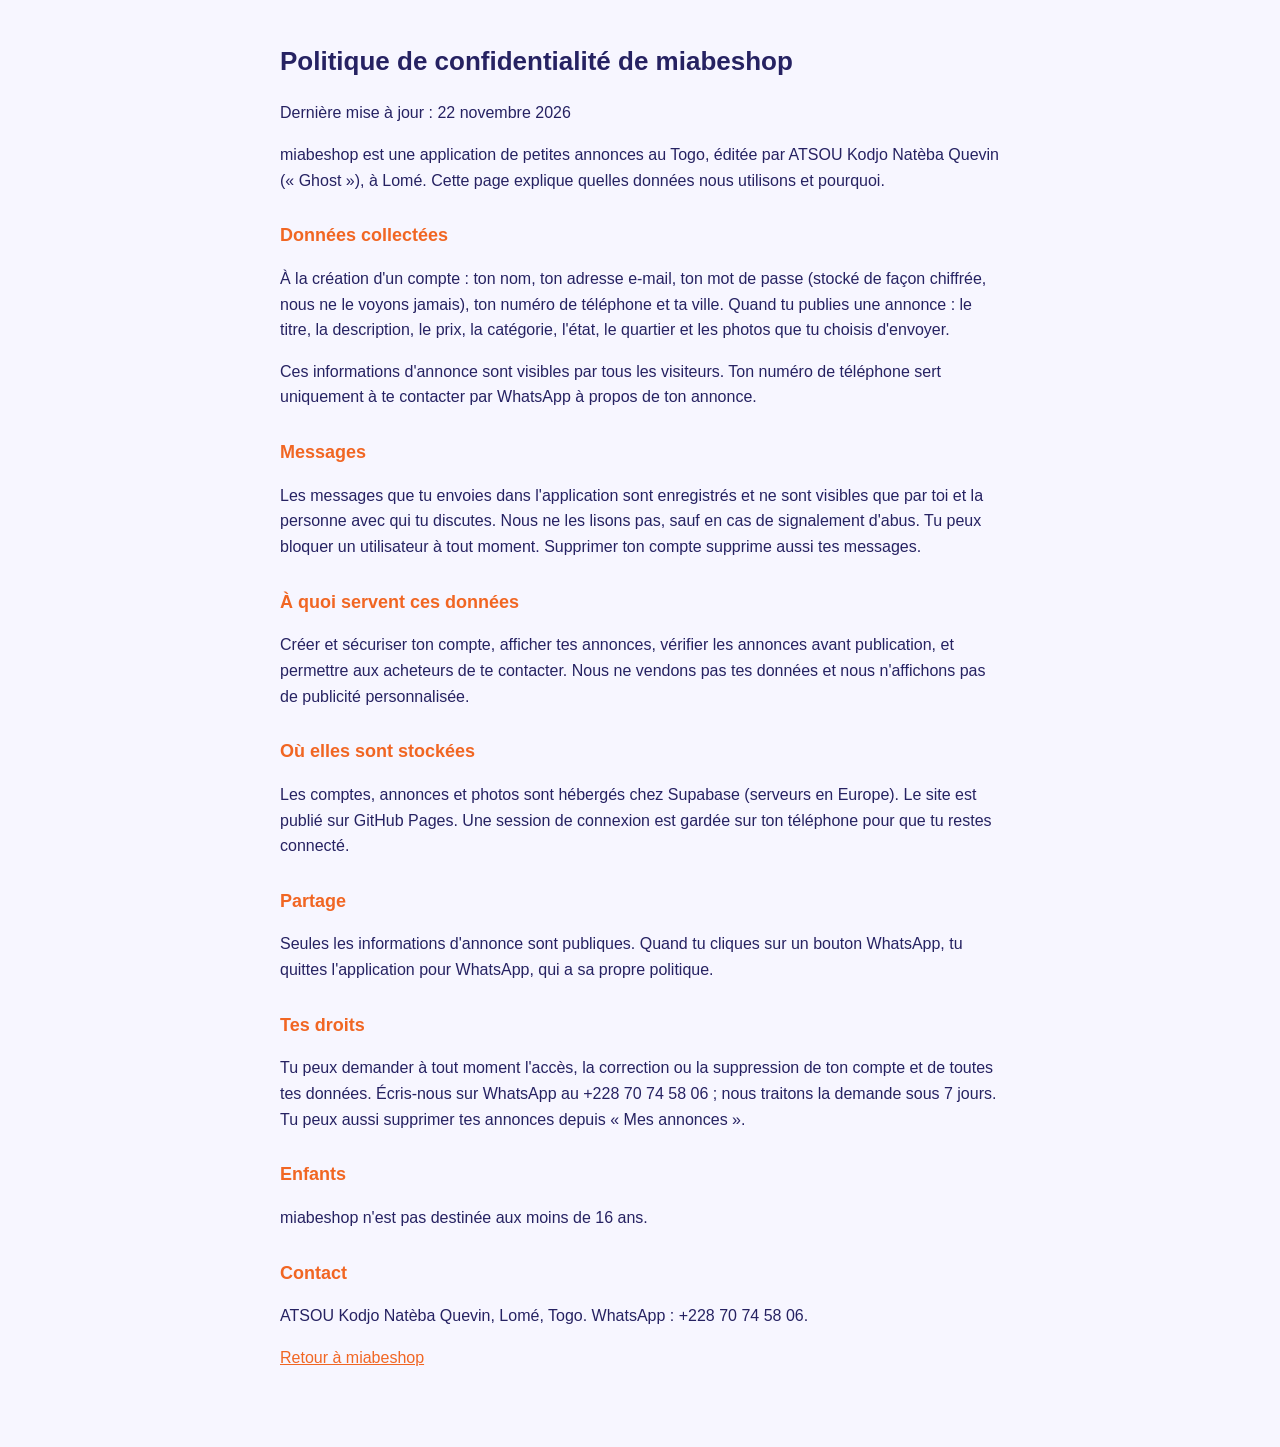
<file: deal/confidentialite.html>
<!doctype html>
<html lang="fr">
<head>
<meta charset="utf-8">
<meta name="viewport" content="width=device-width, initial-scale=1">
<title>Politique de confidentialité - DealTo</title>
<style>body{font:16px/1.6 Poppins,Arial,sans-serif;max-width:720px;margin:0 auto;padding:24px 18px 60px;color:#262262;background:#f7f6ff}h1{font-size:26px}h2{font-size:18px;margin-top:28px;color:#f16623}a{color:#f16623}</style>
</head>
<body>
<h1>Politique de confidentialité de DealTo</h1>
<p>Dernière mise à jour : 22 novembre 2026</p>
<p>DealTo est une application de petites annonces au Togo, éditée par ATSOU Kodjo Natèba Quevin (« Ghost »), à Lomé. Cette page explique quelles données nous utilisons et pourquoi.</p>
<h2>Données collectées</h2>
<p>À la création d'un compte : ton nom, ton adresse e-mail, ton mot de passe (stocké de façon chiffrée, nous ne le voyons jamais), ton numéro de téléphone et ta ville. Quand tu publies une annonce : le titre, la description, le prix, la catégorie, l'état, le quartier et les photos que tu choisis d'envoyer.</p>
<p>Ces informations d'annonce sont visibles par tous les visiteurs. Ton numéro de téléphone sert uniquement à te contacter par WhatsApp à propos de ton annonce.</p>
  <h2>Messages</h2>
<p>Les messages que tu envoies dans l'application sont enregistrés et ne sont visibles que par toi et la personne avec qui tu discutes. Nous ne les lisons pas, sauf en cas de signalement d'abus. Tu peux bloquer un utilisateur à tout moment. Supprimer ton compte supprime aussi tes messages.</p>
<h2>À quoi servent ces données</h2>
<p>Créer et sécuriser ton compte, afficher tes annonces, vérifier les annonces avant publication, et permettre aux acheteurs de te contacter. Nous ne vendons pas tes données et nous n'affichons pas de publicité personnalisée.</p>
<h2>Où elles sont stockées</h2>
<p>Les comptes, annonces et photos sont hébergés chez Supabase (serveurs en Europe). Le site est publié sur GitHub Pages. Une session de connexion est gardée sur ton téléphone pour que tu restes connecté.</p>
<h2>Partage</h2>
<p>Seules les informations d'annonce sont publiques. Quand tu cliques sur un bouton WhatsApp, tu quittes l'application pour WhatsApp, qui a sa propre politique.</p>
<h2>Tes droits</h2>
<p>Tu peux demander à tout moment l'accès, la correction ou la suppression de ton compte et de toutes tes données. Écris-nous sur WhatsApp au +228 70 74 58 06 ; nous traitons la demande sous 7 jours. Tu peux aussi supprimer tes annonces depuis « Mes annonces ».</p>
<h2>Enfants</h2>
<p>DealTo n'est pas destinée aux moins de 16 ans.</p>
<h2>Contact</h2>
<p>ATSOU Kodjo Natèba Quevin, Lomé, Togo. WhatsApp : +228 70 74 58 06.</p>
<p><a href="./">Retour à DealTo</a></p>
<script src="nom.js"></script>
</body>
</html>
</file>
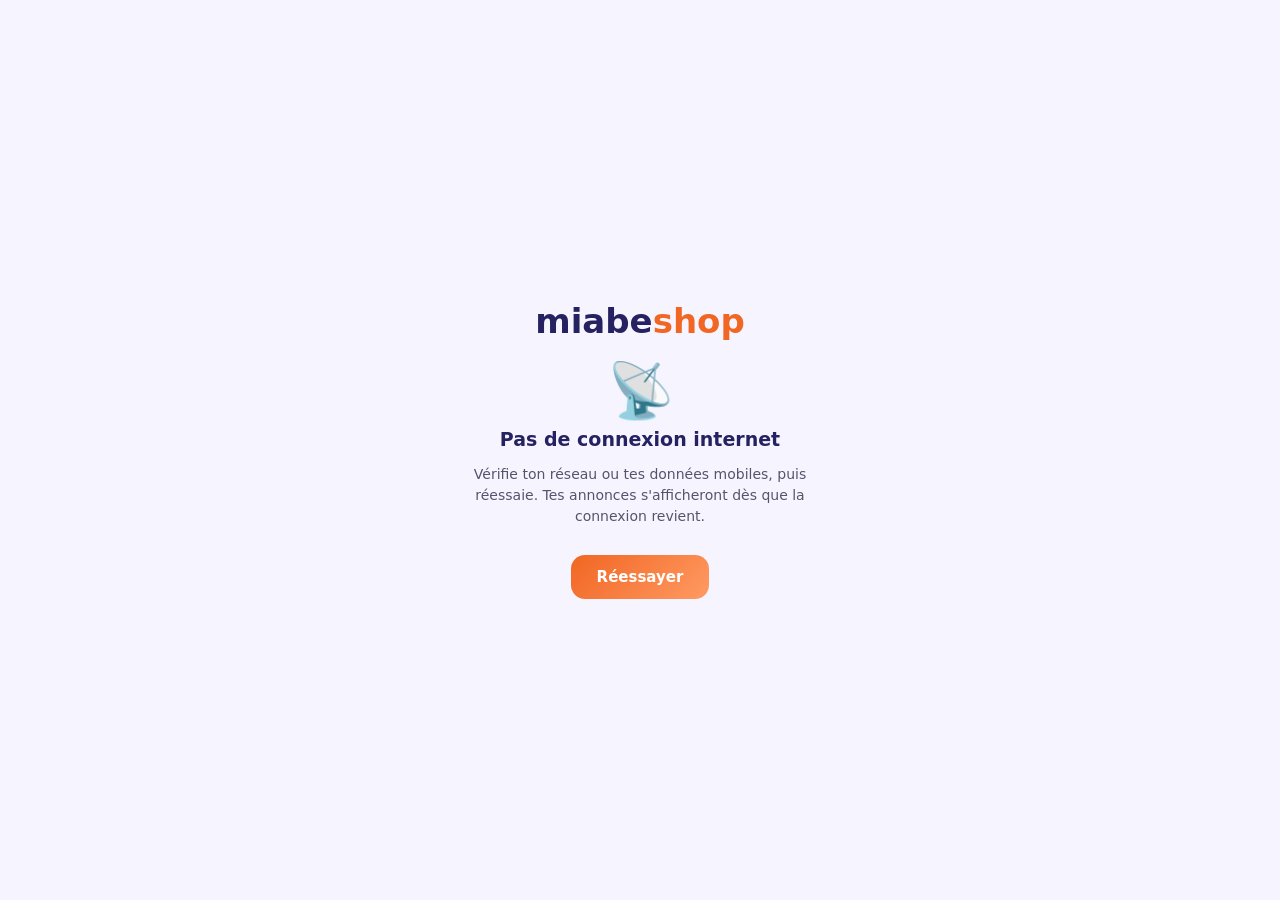
<file: deal/offline.html>
<!doctype html><html lang="fr"><head><meta charset="utf-8"><meta name="viewport" content="width=device-width,initial-scale=1"><title>DealTo - Hors ligne</title>
<style>body{margin:0;min-height:100vh;display:flex;align-items:center;justify-content:center;background:#f6f5ff;font-family:system-ui,sans-serif;color:#262262;text-align:center;padding:24px;box-sizing:border-box}.c{max-width:340px}.l{font-size:34px;font-weight:800}.l b{color:#f16623}.i{font-size:54px;margin:18px 0 6px}h1{font-size:19px;margin:6px 0}p{color:#55546b;font-size:14px;line-height:1.5}button{margin-top:14px;border:0;border-radius:14px;padding:13px 26px;background:linear-gradient(135deg,#f16623,#ff9a62);color:#fff;font:700 15px system-ui,sans-serif}</style></head>
<script src="nom.js"></script>
<body><div class="c"><div class="l">Deal<b>To</b></div><div class="i">📡</div><h1>Pas de connexion internet</h1><p>Vérifie ton réseau ou tes données mobiles, puis réessaie. Tes annonces s'afficheront dès que la connexion revient.</p><button onclick="location.href='./'">Réessayer</button></div></body></html>
</file>
<file: style.css>
u[hidden]{display:none!important}
body{margin:0}
img{max-width:100%}
/* Concept : une affiche qu'on lit de haut en bas. Gros titre typographique, surligneur jaune, bleu cobalt comme encre d'imprimerie. */
:root {
  --bg: #F1F2F7;
  --surface: #FFFFFF;
  --fg: #12151F;
  --muted: #565B70;
  --line: #D5D8E4;
  --accent: #2B3BFF;
  --accent-fg: #FFFFFF;
  --hl: #FFD93D;
  --hl-fg: #12151F;
  --font-display: "Bricolage Grotesque", "Arial Black", system-ui, sans-serif;
  --font-body: "Instrument Sans", system-ui, -apple-system, "Segoe UI", sans-serif;
  --font-mono: "DM Mono", ui-monospace, "SF Mono", Menlo, monospace;
}
@media (prefers-color-scheme: dark) {
  :root:not([data-theme="light"]) {
    --bg: #0E111D; --surface: #171B2B; --fg: #ECEEF8; --muted: #9AA0B8;
    --line: #2A3046; --accent: #8A95FF; --accent-fg: #0E111D;
    color-scheme: dark;
  }
}
:root[data-theme="dark"] {
  --bg: #0E111D; --surface: #171B2B; --fg: #ECEEF8; --muted: #9AA0B8;
  --line: #2A3046; --accent: #8A95FF; --accent-fg: #0E111D;
  color-scheme: dark;
}

* { box-sizing: border-box; }
html { scroll-behavior: smooth; }
body {
  background: var(--bg);
  color: var(--fg);
  font-family: var(--font-body);
  font-size: 17px;
  line-height: 1.6;
  padding-block: 0 48px;
  padding-left: max(16px, env(safe-area-inset-left, 0px));
  padding-right: max(16px, env(safe-area-inset-right, 0px));
}
.wrap { max-width: 980px; margin-inline: auto; }
a { color: inherit; }
:focus-visible { outline: 3px solid var(--accent); outline-offset: 3px; border-radius: 4px; }

.label {
  font-family: var(--font-mono);
  font-size: 12.5px;
  letter-spacing: 0.12em;
  text-transform: uppercase;
  color: var(--muted);
}
/* Barre du haut */
.top {
  display: flex; justify-content: space-between; align-items: center; gap: 16px;
  padding-block: 20px; border-bottom: 1px solid var(--line);
}
.top .brand { font-family: var(--font-display); font-weight: 800; font-size: 20px; text-decoration: none; }
.top nav { display: flex; gap: 20px; flex-wrap: wrap; justify-content: flex-end; }
.top nav a { font-size: 15px; text-decoration: none; color: var(--muted); }
.top nav a:hover { color: var(--fg); }

/* Hero */
.hero { padding-block: 56px 48px; }
.hero h1 {
  font-family: var(--font-display);
  font-weight: 800;
  font-size: clamp(76px, 22vw, 220px);
  line-height: 0.86;
  letter-spacing: -0.04em;
  margin: 12px 0 0;
  text-transform: uppercase;
}
.hero h1 .ghost-o { color: var(--accent); }
.hero .role {
  font-family: var(--font-display);
  font-weight: 800;
  font-size: clamp(26px, 6vw, 48px);
  line-height: 1.1;
  letter-spacing: -0.02em;
  margin: 24px 0 0;
  text-wrap: balance;
}
.hl { background: var(--hl); color: var(--hl-fg); padding: 0 0.18em; box-decoration-break: clone; -webkit-box-decoration-break: clone; }
.hero p.lead { max-width: 56ch; color: var(--muted); font-size: 19px; margin: 24px 0 0; }u
.chips { display: flex; flex-wrap: wrap; gap: 10px; margin-top: 28px; }
.chip {
  font-family: var(--font-mono); font-size: 13px;
  border: 1.5px solid var(--fg); padding: 6px 12px; border-radius: 999px;
}
.cta-row { display: flex; flex-wrap: wrap; gap: 12px; margin-top: 32px; }
.btn {
  display: inline-block; font-family: var(--font-body); font-weight: 600; font-size: 16px;
  padding: 13px 22px; border-radius: 10px; text-decoration: none; cursor: pointer;
  border: 2px solid var(--accent); background: var(--accent); color: var(--accent-fg);
}
.btn.alt { background: transparent; color: var(--fg); border-color: var(--fg); }
.btn:hover { transform: translate(-2px, -2px); box-shadow: 3px 3px 0 var(--fg); }
@media (prefers-reduced-motion: reduce) { .btn:hover { transform: none; } html { scroll-behavior: auto; } }

/* Sections */
section { padding-block: 56px; border-top: 1px solid var(--line); }
h2 {
  font-family: var(--font-display); font-weight: 800;
  font-size: clamp(32px, 6vw, 52px); line-height: 1.05; letter-spacing: -0.025em;
  margin: 10px 0 0; text-wrap: balance;
}
.intro { max-width: 60ch; color: var(--muted); margin: 16px 0 0; }

/* À propos */
.about { display: grid; grid-template-columns: 1fr; gap: 28px; margin-top: 28px; }
@media (min-width: 760px) { .about { grid-template-columns: 1.4fr 1fr; gap: 56px; } }
.about p { margin: 0 0 16px; max-width: 62ch; }
.facts { margin: 0; padding: 0; list-style: none; display: grid; gap: 0; align-content: start; }
.facts li { display: flex; justify-content: space-between; gap: 16px; padding-block: 12px; border-bottom: 1px solid var(--line); }
.facts li:first-child { border-top: 1px solid var(--line); }
.facts span:first-child { font-family: var(--font-mono); font-size: 13px; color: var(--muted); text-transform: uppercase; letter-spacing: 0.08em; }
.facts span:last-child { text-align: right; font-weight: 500; }
.chips { display: flex; flex-wrap: wrap; gap: 10px; margin-top: 28px; }
.chip {
  font-family: var(--font-mono); font-size: 13px;
  border: 1.5px solid var(--fg); padding: 6px 12px; border-radius: 999px;
}
.cta-row { display: flex; flex-wrap: wrap; gap: 12px; margin-top: 32px; }
.btn {
  display: inline-block; font-family: var(--font-body); font-weight: 600; font-size: 16px;
  padding: 13px 22px; border-radius: 10px; text-decoration: none; cursor: pointer;
  border: 2px solid var(--accent); background: var(--accent); color: var(--accent-fg);
}
.btn.alt { background: transparent; color: var(--fg); border-color: var(--fg); }
.btn:hover { transform: translate(-2px, -2px); box-shadow: 3px 3px 0 var(--fg); }
@media (prefers-reduced-motion: reduce) { .btn:hover { transform: none; } html { scroll-behavior: auto; } }

/* Sections */
section { padding-block: 56px; border-top: 1px solid var(--line); }
h2 {
  font-family: var(--font-display); font-weight: 800;
  font-size: clamp(32px, 6vw, 52px); line-height: 1.05; letter-spacing: -0.025em;
  margin: 10px 0 0; text-wrap: balance;
}
.intro { max-width: 60ch; color: var(--muted); margin: 16px 0 0; }

/* À propos */
.about { display: grid; grid-template-columns: 1fr; gap: 28px; margin-top: 28px; }
@media (min-width: 760px) { .about { grid-template-columns: 1.4fr 1fr; gap: 56px; } }
.about p { margin: 0 0 16px; max-width: 62ch; }
.facts { margin: 0; padding: 0; list-style: none; display: grid; gap: 0; align-content: start; }
.facts li { display: flex; justify-content: space-between; gap: 16px; padding-block: 12px; border-bottom: 1px solid var(--line); }
.facts li:first-child { border-top: 1px solid var(--line); }
.facts span:first-child { font-family: var(--font-mono); font-size: 13px; color: var(--muted); text-transform: uppercase; letter-spacing: 0.08em; }
.facts span:last-child { text-align: right; font-weight: 500; }
/* Services */
.services { display: grid; grid-template-columns: repeat(auto-fit, minmax(260px, 1fr)); gap: 16px; margin-top: 32px; }
.service { background: var(--surface); border: 1.5px solid var(--fg); border-radius: 14px; padding: 22px; min-width: 0; }
.service h3 { font-family: var(--font-display); font-weight: 800; font-size: 23px; line-height: 1.15; margin: 0 0 8px; letter-spacing: -0.01em; }
.service p { margin: 0; color: var(--muted); font-size: 16px; }

/* Projets */
.projects { display: grid; grid-template-columns: repeat(auto-fit, minmax(280px, 1fr)); gap: 16px; margin-top: 32px; }
.project { display: flex; flex-direction: column; gap: 10px; padding: 22px; border-radius: 14px; background: var(--surface); border: 1px solid var(--line); min-width: 0; }
.project.feature { background: var(--accent); color: var(--accent-fg); border-color: var(--accent); grid-column: 1 / -1; }
.project.feature .label, .project.feature p { color: inherit; opacity: 0.9; }
.project h3 { font-family: var(--font-display); font-weight: 800; font-size: 26px; line-height: 1.1; margin: 0; letter-spacing: -0.015em; }
.project p { margin: 0; color: var(--muted); }
.project.feature h3 { font-size: clamp(30px, 6vw, 44px); }

/* Parcours */
.path { margin: 32px 0 0; padding: 0; list-style: none; display: grid; gap: 0; }
.path li { display: grid; grid-template-columns: 1fr; gap: 4px; padding-block: 20px; border-bottom: 1px solid var(--line); }
.path li:first-child { border-top: 1px solid var(--line); }
@media (min-width: 700px) { .path li { grid-template-columns: 220px 1fr; gap: 32px; } }
.path h3 { font-family: var(--font-display); font-weight: 800; font-size: 22px; margin: 0; line-height: 1.2; }
.path p { margin: 0; color: var(--muted); max-width: 60ch; }
/* Brief */
.brief { display: grid; grid-template-columns: 1fr; gap: 20px; margin-top: 32px; }
@media (min-width: 820px) { .brief { grid-template-columns: 1fr 1fr; gap: 32px; } }
.field { display: grid; gap: 6px; margin-bottom: 16px; }
.field label { font-family: var(--font-mono); font-size: 12.5px; letter-spacing: 0.1em; text-transform: uppercase; color: var(--muted); }
.field select, .field input, .field textarea, .preview {
  width: 100%; font: inherit; font-size: 16px; color: var(--fg); background: var(--surface);
  border: 1.5px solid var(--fg); border-radius: 10px; padding: 12px 14px;
}
.field textarea { min-height: 110px; resize: vertical; }
.preview { min-height: 100%; white-space: pre-wrap; font-family: var(--font-mono); font-size: 14px; line-height: 1.6; border-style: dashed; margin: 0; overflow-wrap: anywhere; }
.status { min-height: 1.6em; margin: 12px 0 0; font-size: 15px; color: var(--muted); }

/* Images */
figure { margin: 0; }
.photo { display: block; width: 100%; height: auto; border-radius: 14px; border: 1.5px solid var(--fg); background: var(--surface); }
.banner { margin-top: 32px; }
.portrait { margin-bottom: 20px; }
.portrait .photo { aspect-ratio: 4 / 5; object-fit: cover; object-position: 50% 25%; box-shadow: 8px 8px 0 var(--accent); }
.project .shot { display: block; width: 100%; height: auto; border-radius: 10px; margin-bottom: 8px; }
.project.feature { display: grid; grid-template-columns: 1fr; gap: 20px; align-items: center; }
@media (min-width: 760px) { .project.feature { grid-template-columns: 1fr 1.2fr; gap: 32px; } .project.feature .shot { margin: 0; order: 2; } }
.project.feature .copy { display: flex; flex-direction: column; gap: 10px; min-width: 0; }
.stage { margin-top: 32px; }
.caption { margin-top: 10px; font-family: var(--font-mono); font-size: 13px; color: var(--muted); }
/* Portfolio */
.gallery { display: grid; grid-template-columns: repeat(auto-fit, minmax(250px, 1fr)); gap: 20px; margin-top: 32px; align-items: start; }
.poster { display: grid; gap: 10px; min-width: 0; }
.poster button { display: block; width: 100%; padding: 0; border: 1.5px solid var(--fg); border-radius: 14px; background: var(--surface); cursor: zoom-in; overflow: hidden; }
.poster button img { display: block; width: 100%; height: auto; transition: transform .25s ease; }
.poster button:hover img { transform: scale(1.03); }
@media (prefers-reduced-motion: reduce) { .poster button img { transition: none; } .poster button:hover img { transform: none; } }
.poster h3 { font-family: var(--font-display); font-weight: 800; font-size: 20px; line-height: 1.2; margin: 0; }
.poster p { margin: 0; color: var(--muted); font-size: 15px; }
.lightbox {
  position: fixed; inset: 0; z-index: 50; display: grid; place-items: center;
  background: rgba(8, 10, 18, 0.92);
  padding: max(16px, env(safe-area-inset-top, 0px)) max(16px, env(safe-area-inset-right, 0px)) max(16px, env(safe-area-inset-bottom, 0px)) max(16px, env(safe-area-inset-left, 0px));
  cursor: zoom-out;
}
.lightbox img { max-width: 100%; max-height: 100%; width: auto; height: auto; border-radius: 10px; }
.lightbox .close { position: absolute; top: max(12px, env(safe-area-inset-top, 0px)); right: max(12px, env(safe-area-inset-right, 0px)); font-family: var(--font-mono); font-size: 13px; color: #fff; background: rgba(255,255,255,.14); border: 1px solid rgba(255,255,255,.4); border-radius: 999px; padding: 8px 14px; cursor: pointer; }
/* Offres et prix */
.offers { display: grid; grid-template-columns: repeat(auto-fit, minmax(250px, 1fr)); gap: 16px; margin-top: 32px; align-items: stretch; }
.offer { display: flex; flex-direction: column; gap: 14px; padding: 24px 22px; border: 1.5px solid var(--fg); border-radius: 14px; background: var(--surface); min-width: 0; }
.offer.start { border-color: var(--accent); box-shadow: 6px 6px 0 var(--accent); }
.offer .tag { align-self: flex-start; font-family: var(--font-mono); font-size: 12px; letter-spacing: 0.1em; text-transform: uppercase; background: var(--hl); color: var(--hl-fg); padding: 3px 9px; border-radius: 999px; }
.offer h3 { margin: 0; font-family: var(--font-display); font-weight: 800; font-size: 22px; line-height: 1.15; }
.offer .price { font-family: var(--font-display); font-weight: 800; font-size: clamp(34px, 7vw, 44px); line-height: 1; letter-spacing: -0.02em; font-variant-numeric: tabular-nums; }
.offer .price small { font-family: var(--font-mono); font-weight: 400; font-size: 13px; letter-spacing: 0.06em; color: var(--muted); margin-left: 6px; }
.offer ul { list-style: none; margin: 0; padding: 0; display: grid; gap: 0; flex: 1; }
.offer li { padding-block: 9px; border-top: 1px solid var(--line); font-size: 16px; }
.offer .btn { text-align: center; }
.steps { margin: 36px 0 0; padding: 0; list-style: none; display: grid; grid-template-columns: repeat(auto-fit, minmax(200px, 1fr)); gap: 16px; counter-reset: step; }
.steps li { counter-increment: step; border-top: 3px solid var(--fg); padding-top: 12px; font-size: 16px; color: var(--muted); }
.steps li strong { display: block; color: var(--fg); font-family: var(--font-display); font-weight: 800; font-size: 19px; margin-bottom: 4px; }
.steps li strong::before { content: counter(step) ". "; color: var(--accent); }
.note { margin: 24px 0 0; color: var(--muted); font-size: 15px; max-width: 62ch; }
/* Contact direct */
.contact-bar { display: flex; flex-wrap: wrap; align-items: center; justify-content: space-between; gap: 16px; margin-top: 28px; padding: 22px; border: 1.5px solid var(--fg); border-radius: 14px; background: var(--surface); }
.contact-bar .num { font-family: var(--font-display); font-weight: 800; font-size: clamp(26px, 6vw, 38px); letter-spacing: -0.01em; line-height: 1.1; }
.contact-bar .num small { display: block; font-family: var(--font-mono); font-weight: 400; font-size: 12.5px; letter-spacing: 0.1em; text-transform: uppercase; color: var(--muted); margin-bottom: 6px; }
.btn-row { display: flex; flex-wrap: wrap; gap: 12px; align-items: center; }
.wa-link { margin-top: 12px; display: inline-block; }

footer { padding-top: 32px; border-top: 1px solid var(--line); display: flex; flex-wrap: wrap; justify-content: space-between; gap: 12px; color: var(--muted); font-size: 15px; }
/* Animations */
@keyframes up { from { opacity: 0; transform: translateY(18px); } to { opacity: 1; transform: none; } }
.hero .label, .hero h1, .hero .role, .hero p.lead, .hero .chips, .hero .cta-row { animation: up .7s ease both; }
.hero h1 { animation-delay: .1s; }
.hero .role { animation-delay: .2s; }
.hero p.lead { animation-delay: .3s; }
.hero .chips { animation-delay: .4s; }
.hero .cta-row { animation-delay: .5s; }
.service, .offer, .project, .poster { transition: transform .2s ease; }
.service:hover, .offer:hover, .project:hover, .poster:hover { transform: translateY(-4px); }
@media (prefers-reduced-motion: reduce) {
  .hero * { animation: none !important; }
  .service, .offer, .project, .poster { transition: none; }
  .service:hover, .offer:hover, .project:hover, .poster:hover { transform: none; }
}
.lightbox { display: none !important; }
/* Apparition au défilement */
.js .reveal { opacity: 0; transform: translateY(28px); transition: opacity .7s ease, transform .7s ease; }
.js .reveal.in { opacity: 1; transform: none; }
@media (prefers-reduced-motion: reduce) { .js .reveal { opacity: 1; transform: none; transition: none; } }
</file>
<file: campus/app.css>
:root{--bg:#F4F1DE;--ink:#0D1B2A;--deep:#1B263B;--pri:#415A77;--acc:#778D7A;--sand:#D4C4A8;--card:#FBF9F1;--line:#E0D6BC}
*{box-sizing:border-box;margin:0}
body{background:var(--bg);color:var(--ink);font:16px/1.45 system-ui,-apple-system,"Segoe UI",Roboto,sans-serif}
header{background:linear-gradient(180deg,#0D1B2A,#1B263B);color:#fff;padding:22px 16px 26px;position:relative;overflow:hidden}
header::after{content:"";position:absolute;right:-60px;top:-60px;width:210px;height:210px;border-radius:50%;border:16px solid var(--sand);box-shadow:0 0 40px #778D7A,inset 0 0 30px #778D7A;opacity:.5}
.wrap{max-width:980px;margin:0 auto;position:relative;z-index:1}
.brand{font-weight:800;font-size:26px;letter-spacing:-.5px}
.brand span{color:var(--sand)}
header p{color:#D4C4A8;margin:6px 0 16px;max-width:30em}
.search{display:flex;gap:8px}
input,select,textarea{font:inherit;color:var(--ink);background:#fff;border:2px solid var(--line);border-radius:12px;padding:12px 14px;width:100%}
input:focus,select:focus{outline:none;border-color:var(--pri)}
main{max-width:980px;margin:0 auto;padding:16px}
.chips{display:flex;gap:8px;overflow-x:auto;padding:4px 0 12px;scrollbar-width:none}
.chips::-webkit-scrollbar{display:none}
.chip{flex:none;border:2px solid var(--line);background:var(--card);color:var(--ink);border-radius:99px;padding:8px 14px;font:600 14px inherit;cursor:pointer}
.chip.on{background:var(--pri);border-color:var(--pri);color:#fff}
.bar{display:flex;gap:10px;align-items:center;margin-bottom:14px}
.bar select{max-width:220px}
.count{color:var(--deep);font-size:14px;margin-left:auto}
.grid{display:grid;grid-template-columns:repeat(auto-fill,minmax(210px,1fr));gap:14px}
.card{background:var(--card);border-radius:16px;overflow:hidden;border:1px solid var(--line);display:flex;flex-direction:column;transition:transform .2s}
.card:hover{transform:translateY(-3px)}
.ph{height:130px;background:linear-gradient(135deg,#EDE5CC,#D4C4A8);display:grid;place-items:center;font-size:54px}
.ph img{width:100%;height:100%;object-fit:cover}
.body{padding:12px;display:flex;flex-direction:column;gap:6px;flex:1}
.price{font-weight:800;font-size:19px;color:var(--ink)}
.t{font-weight:600}
.meta{font-size:13px;color:#5b6b78}
.ok{font-size:12px;background:#E3EAE3;color:#3d5a45;border-radius:99px;padding:2px 8px;display:inline-block;font-weight:700}
.btn{display:block;text-align:center;text-decoration:none;background:var(--pri);color:#fff;font-weight:700;border-radius:12px;padding:11px;margin-top:auto;border:0;cursor:pointer;font-size:15px;width:100%}
.btn:hover{background:var(--deep)}
.empty{grid-column:1/-1;text-align:center;padding:30px;color:var(--deep)}
section.sell,section.rules{background:var(--card);border:1px solid var(--line);border-radius:18px;padding:18px;margin-top:26px}
h2{font-size:22px;margin-bottom:6px;letter-spacing:-.3px}
.f{display:grid;grid-template-columns:1fr 1fr;gap:10px;margin:12px 0}
.f .full{grid-column:1/-1}
label{font-size:13px;font-weight:700;color:var(--deep);display:block;margin-bottom:4px}
.rules li{margin:6px 0 6px 18px}
footer{text-align:center;padding:26px 16px;color:var(--deep);font-size:14px}
@media(max-width:520px){.f{grid-template-columns:1fr}.grid{grid-template-columns:1fr 1fr;gap:10px}.ph{height:110px}}
@media(prefers-reduced-motion:reduce){.card{transition:none}}
.brand{display:flex;align-items:center;gap:12px}.logo{width:58px;height:58px;border-radius:50%;box-shadow:0 0 0 3px #D4C4A8}
.brand{display:flex;align-items:center;gap:12px}.logo{width:58px;height:58px;border-radius:50%;box-shadow:0 0 0 3px #D4C4A8}
.brand{display:flex;align-items:center;gap:12px}.logo{width:58px;height:58px;border-radius:50%;box-shadow:0 0 0 3px #D4C4A8}
.ph{position:relative;overflow:hidden}.ph img{position:absolute;top:0;left:0;width:100%;height:100%;object-fit:cover}
</file>
